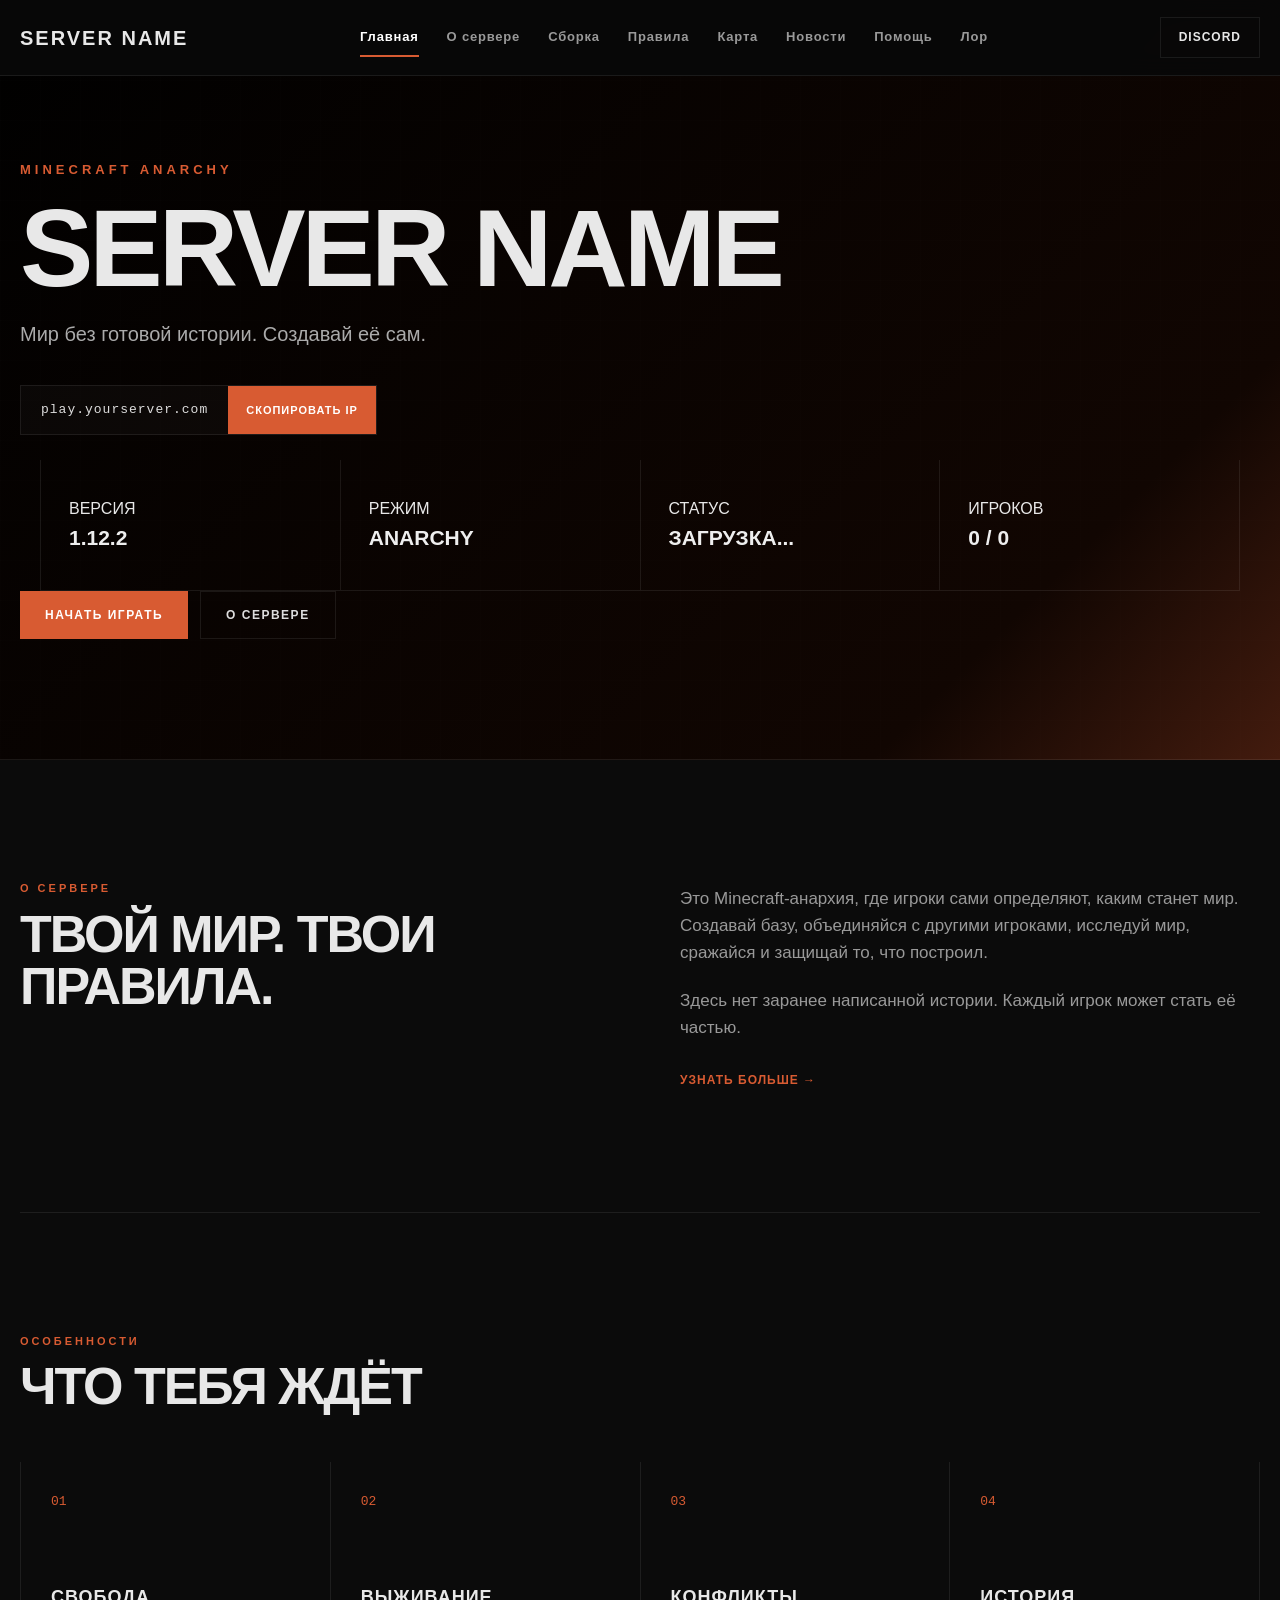
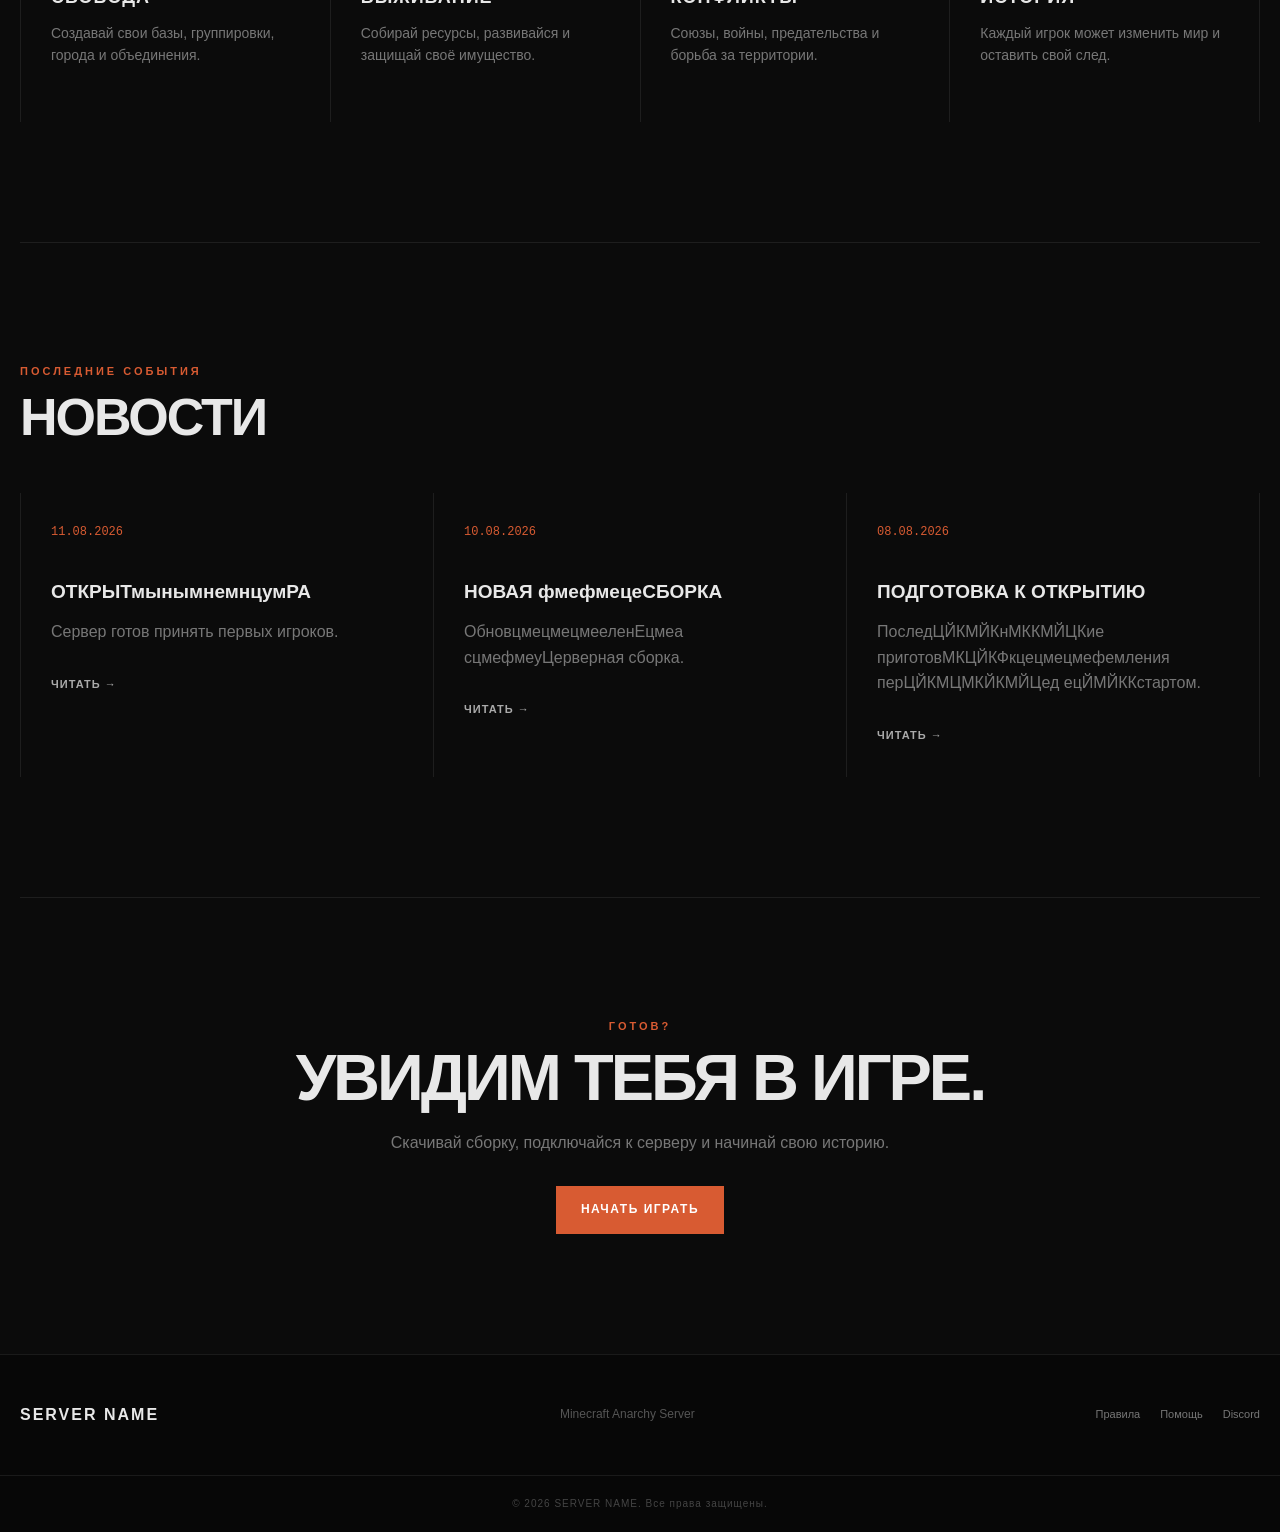
<file: index.html>
<!DOCTYPE html>
<html lang="ru">
<head>
    <meta charset="UTF-8">
    <meta name="viewport" content="width=device-width, initial-scale=1.0">

    <title>SERVER NAME — Minecraft Anarchy</title>

    <meta name="description" content="Официальный сайт Minecraft-анархия сервера SERVER NAME.">
    <meta name="theme-color" content="#111111">

    <link rel="stylesheet" href="css/style.css">
</head>

<body>

    <!-- ================= HEADER ================= -->

    <header class="header">

        <div class="header-container">

            <a href="index.html" class="logo">
                SERVER NAME
            </a>

            <nav class="navigation">

                <a href="index.html" class="active">
                    Главная
                </a>

                <a href="pages/about.html">
                    О сервере
                </a>

                <a href="pages/assembly.html">
                    Сборка
                </a>

                <a href="pages/rules.html">
                    Правила
                </a>

                <a href="pages/map.html">
                    Карта
                </a>

                <a href="pages/news.html">
                    Новости
                </a>

                <a href="pages/help.html">
                    Помощь
                </a>

                <a href="pages/lore.html">
                    Лор
                </a>

            </nav>

            <a href="#" class="discord-button">
                DISCORD
            </a>

        </div>

    </header>


    <!-- ================= HERO ================= -->

    <main>

        <section class="hero">

            <div class="hero-content">

                <div class="hero-label">
                    MINECRAFT ANARCHY
                </div>

                <h1>
                    SERVER NAME
                </h1>

                <p class="hero-description">
                    Мир без готовой истории.
                    Создавай её сам.
                </p>


                <!-- SERVER IP -->

                <div class="server-ip">

                    <span id="server-ip-text">
                        play.yourserver.com
                    </span>

                    <button id="copy-ip-btn" class="button button-primary">
                        СКОПИРОВАТЬ IP
                    </button>

                </div>

                <!-- 4 КАРТОЧКИ В ОДНОМ БЛОКЕ -->
                <div class="server-info">

                    <div class="info-card">
                        <span>ВЕРСИЯ</span>
                        <strong>1.12.2</strong>
                    </div>

                    <div class="info-card">
                        <span>РЕЖИМ</span>
                        <strong>ANARCHY</strong>
                    </div>

                    <div class="info-card">
                        <span>СТАТУС</span>
                        <strong id="server-status-text">ЗАГРУЗКА...</strong>
                    </div>

                    <div class="info-card">
                        <span>ИГРОКОВ</span>
                        <strong id="online-count">0 / 0</strong>
                    </div>

                </div>


                <!-- BUTTONS -->

                <div class="hero-buttons">

                    <a href="pages/assembly.html" class="button button-primary">
                        НАЧАТЬ ИГРАТЬ
                    </a>

                    <a href="pages/about.html" class="button button-secondary">
                        О СЕРВЕРЕ
                    </a>

                </div>

            </div>

        </section>


        <!-- ================= ABOUT ================= -->

        <section class="about-preview">

            <div class="section-header">

                <span class="section-label">
                    О СЕРВЕРЕ
                </span>

                <h2>
                    ТВОЙ МИР. ТВОИ ПРАВИЛА.
                </h2>

            </div>


            <div class="about-content">

                <p>
                    Это Minecraft-анархия, где игроки сами определяют,
                    каким станет мир. Создавай базу, объединяйся с другими
                    игроками, исследуй мир, сражайся и защищай то,
                    что построил.
                </p>

                <p>
                    Здесь нет заранее написанной истории.
                    Каждый игрок может стать её частью.
                </p>

                <a href="pages/about.html" class="text-link">
                    УЗНАТЬ БОЛЬШЕ →
                </a>

            </div>

        </section>


        <!-- ================= FEATURES ================= -->

        <section class="features">

            <div class="section-header">

                <span class="section-label">
                    ОСОБЕННОСТИ
                </span>

                <h2>
                    ЧТО ТЕБЯ ЖДЁТ
                </h2>

            </div>


            <div class="features-grid">

                <article class="feature-card">
                    <div class="feature-number">01</div>
                    <h3>СВОБОДА</h3>
                    <p>Создавай свои базы, группировки, города и объединения.</p>
                </article>

                <article class="feature-card">
                    <div class="feature-number">02</div>
                    <h3>ВЫЖИВАНИЕ</h3>
                    <p>Собирай ресурсы, развивайся и защищай своё имущество.</p>
                </article>

                <article class="feature-card">
                    <div class="feature-number">03</div>
                    <h3>КОНФЛИКТЫ</h3>
                    <p>Союзы, войны, предательства и борьба за территории.</p>
                </article>

                <article class="feature-card">
                    <div class="feature-number">04</div>
                    <h3>ИСТОРИЯ</h3>
                    <p>Каждый игрок может изменить мир и оставить свой след.</p>
                </article>

            </div>

        </section>


        <!-- ================= NEWS ================= -->

        <section class="news-preview">

            <div class="section-header">

                <span class="section-label">
                    ПОСЛЕДНИЕ СОБЫТИЯ
                </span>

                <h2>
                    НОВОСТИ
                </h2>

            </div>


            <div class="news-grid">

                <article class="news-card">
                    <div class="news-date">11.08.2026</div>
                    <h3>ОТКРЫТмынымнемнцумРА</h3>
                    <p>Сервер готов принять первых игроков.</p>
                    <a href="pages/news.html">ЧИТАТЬ →</a>
                </article>

                <article class="news-card">
                    <div class="news-date">10.08.2026</div>
                    <h3>НОВАЯ фмефмецеСБОРКА</h3>
                    <p>ОбновцмецмецмееленЕцмеа сцмефмеуЦерверная сборка.</p>
                    <a href="pages/news.html">ЧИТАТЬ →</a>
                </article>

                <article class="news-card">
                    <div class="news-date">08.08.2026</div>
                    <h3>ПОДГОТОВКА К ОТКРЫТИЮ</h3>
                    <p>ПоследЦЙКМЙКнМККМЙЦКие приготовМКЦЙКФкцецмецмефемления перЦЙКМЦМКЙКМЙЦед ецЙМЙККстартом.</p>
                    <a href="pages/news.html">ЧИТАТЬ →</a>
                </article>

            </div>

        </section>


        <!-- ================= CTA ================= -->

        <section class="join">

            <div class="join-content">

                <span class="section-label">
                    ГОТОВ?
                </span>

                <h2>
                    УВИДИМ ТЕБЯ В ИГРЕ.
                </h2>

                <p>
                    Скачивай сборку, подключайся к серверу
                    и начинай свою историю.
                </p>

                <a href="pages/assembly.html" class="button button-primary">
                    НАЧАТЬ ИГРАТЬ
                </a>

            </div>

        </section>

    </main>


    <!-- ================= FOOTER ================= -->

    <footer class="footer">

        <div class="footer-container">

            <div class="footer-logo">
                SERVER NAME
            </div>

            <div class="footer-text">
                Minecraft Anarchy Server
            </div>

            <div class="footer-links">

                <a href="pages/rules.html">
                    Правила
                </a>

                <a href="pages/help.html">
                    Помощь
                </a>

                <a href="#">
                    Discord
                </a>

            </div>

        </div>

        <div class="copyright">
            © 2026 SERVER NAME. Все права защищены.
        </div>

    </footer>


    <!-- ================= JAVASCRIPT ================= -->

    <script src="js/main.js"></script>

</body>
</html>
</file>
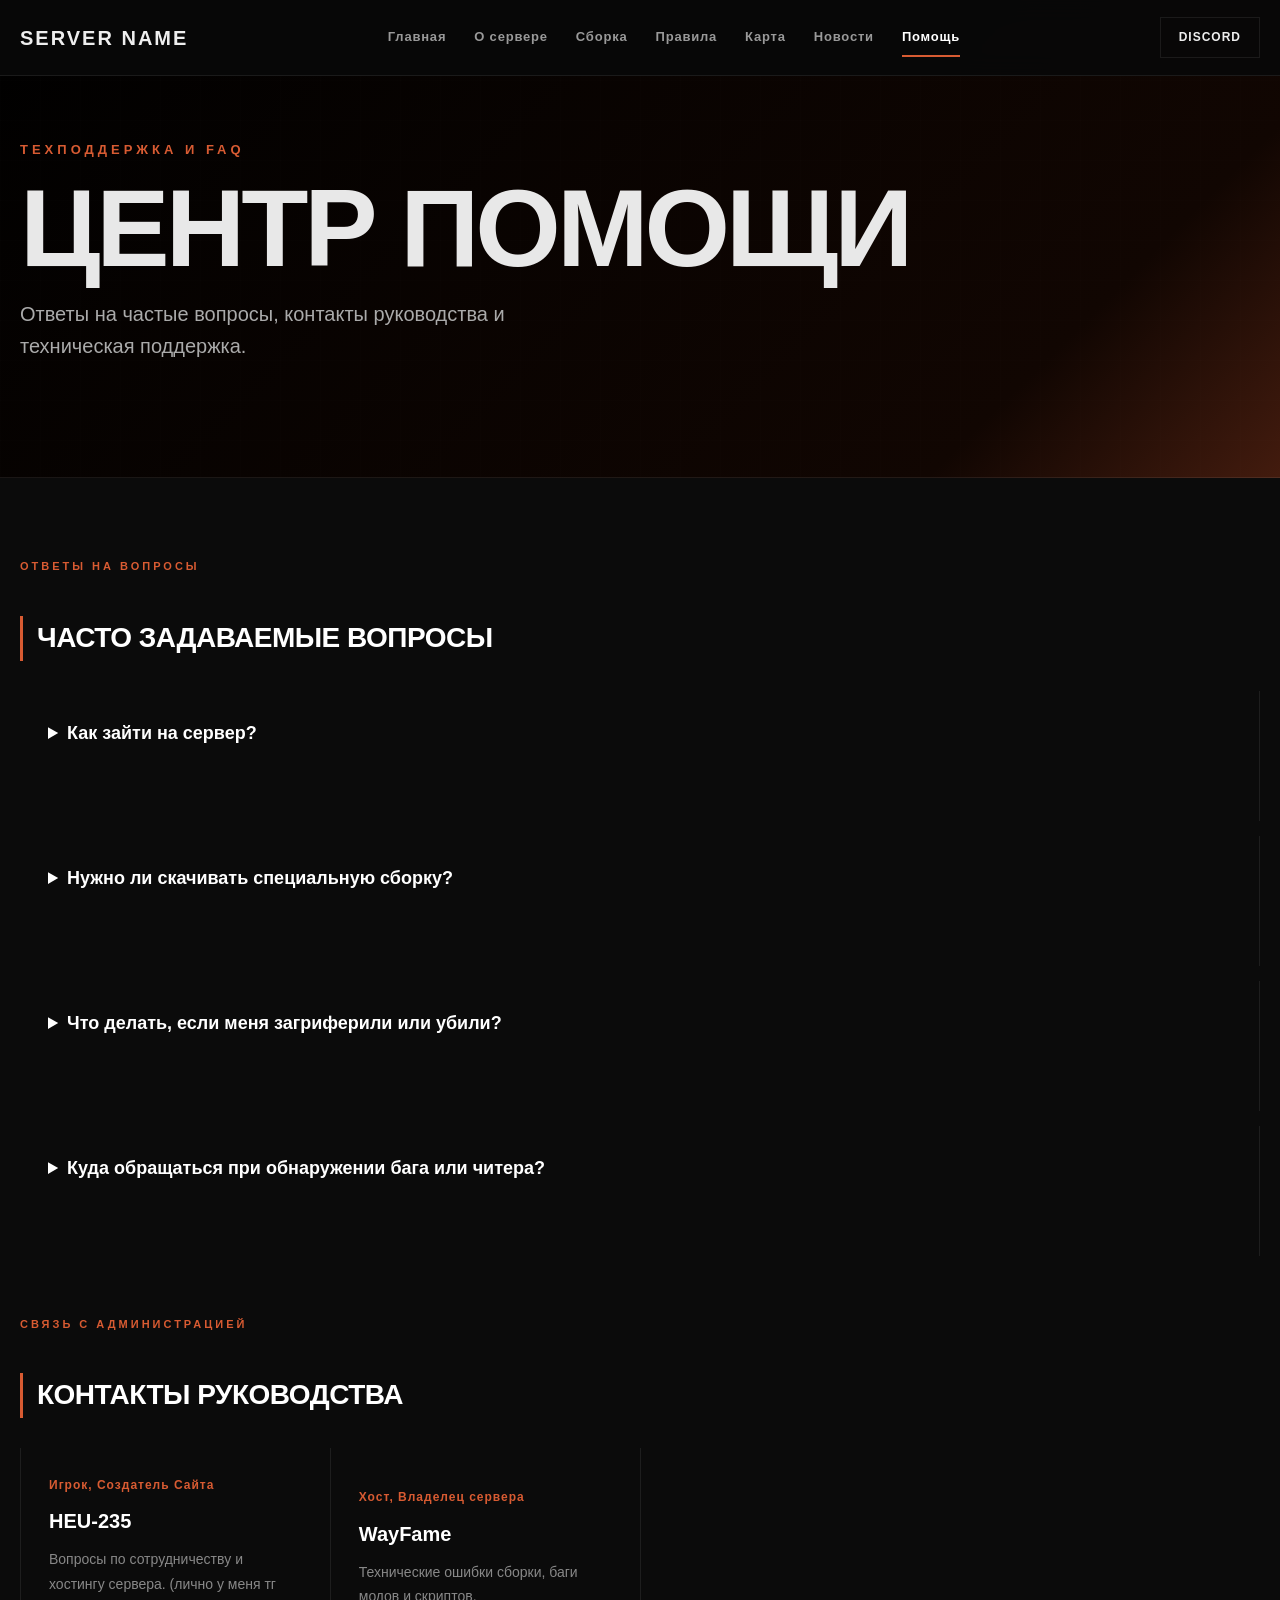
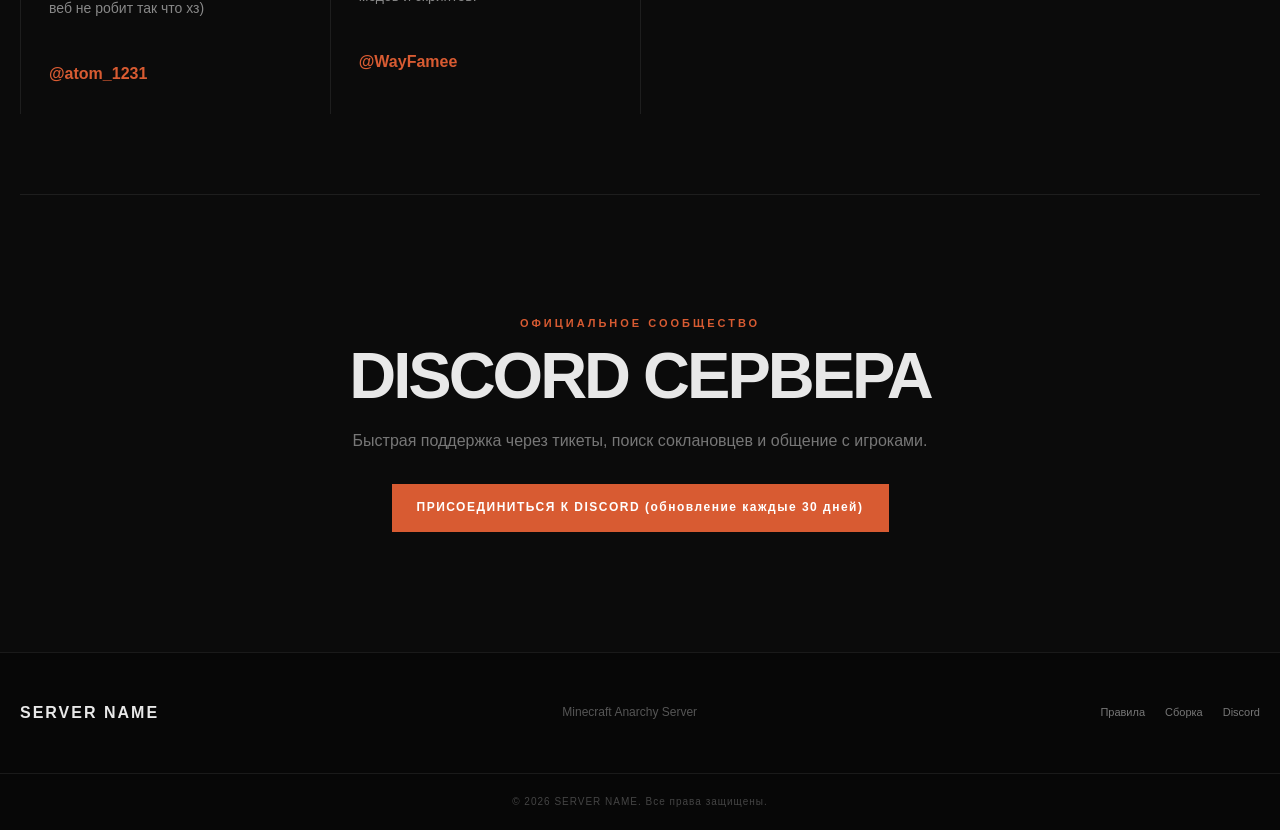
<file: help.html>
<!DOCTYPE html>
<html lang="ru">
<head>
    <meta charset="UTF-8">
    <meta name="viewport" content="width=device-width, initial-scale=1.0">

    <title>Помощь — SERVER NAME</title>

    <meta name="description" content="Частые вопросы, контакты администрации и техническая поддержка сервера SERVER NAME.">
    <meta name="theme-color" content="#111111">

    <link rel="stylesheet" href="../css/style.css">
    <link rel="stylesheet" href="../css/header.css">
    <link rel="stylesheet" href="../css/pages.css">
    <link rel="stylesheet" href="../css/responsive.css">
</head>

<body>

    <!-- ================= HEADER ================= -->

    <header class="header">

        <div class="header-container">

            <a href="../index.html" class="logo">
                SERVER NAME
            </a>

            <nav class="navigation">

                <a href="../index.html">
                    Главная
                </a>

                <a href="about.html">
                    О сервере
                </a>

                <a href="assembly.html">
                    Сборка
                </a>

                <a href="rules.html">
                    Правила
                </a>

                <a href="map.html">
                    Карта
                </a>

                <a href="news.html">
                    Новости
                </a>

                <a href="help.html" class="active">
                    Помощь
                </a>

            </nav>

            <a href="#" class="discord-button">
                DISCORD
            </a>

        </div>

    </header>


    <!-- ================= MAIN CONTENT ================= -->

    <main>

        <!-- HERO BANNER -->

        <section class="hero" style="min-height: 420px; padding-top: 140px;">

            <div class="hero-content">

                <div class="hero-label">
                    ТЕХПОДДЕРЖКА И FAQ
                </div>

                <h1>
                    ЦЕНТР ПОМОЩИ
                </h1>

                <p class="hero-description">
                    Ответы на частые вопросы, контакты руководства и техническая поддержка.
                </p>

            </div>

        </section>


        <!-- FAQ SECTION -->

        <section class="page-content">

            <span class="section-label">
                ОТВЕТЫ НА ВОПРОСЫ
            </span>

            <h2 style="font-size: 28px; margin-bottom: 30px; color: #fff;">
                ЧАСТО ЗАДАВАЕМЫЕ ВОПРОСЫ
            </h2>

            <div class="faq-list" style="display: flex; flex-direction: column; gap: 15px; margin-bottom: 60px;">

                <details class="info-card" style="cursor: pointer;">
                    <summary style="font-weight: 700; color: #fff; font-size: 18px; outline: none;">
                        Как зайти на сервер?
                    </summary>
                    <p style="margin-top: 15px; color: #aaa; line-height: 1.6;">
                        Скопируйте IP-адрес с главной страницы, откройте Minecraft версии 1.12.2, скачайте сборку, перейдите в «Сетевая игра» → «Прямое подключение» и вставьте IP.
                    </p>
                </details>

                <details class="info-card" style="cursor: pointer;">
                    <summary style="font-weight: 700; color: #fff; font-size: 18px; outline: none;">
                        Нужно ли скачивать специальную сборку?
                    </summary>
                    <p style="margin-top: 15px; color: #aaa; line-height: 1.6;">
                        Да, сервер работает на модифицированной версии Minecraft 1.12.2. Сборка доступна в разделе «Сборка» на сайте.
                    </p>
                </details>

                <details class="info-card" style="cursor: pointer;">
                    <summary style="font-weight: 700; color: #fff; font-size: 18px; outline: none;">
                        Что делать, если меня загриферили или убили?
                    </summary>
                    <p style="margin-top: 15px; color: #aaa; line-height: 1.6;">
                        Наш сервер работает в режиме Анархии — здесь разрешены разрушения и PvP. Защищайте свою базу при помощи бетона и провлки (я хз) и тщательно скрывайте координаты!
                    </p>
                </details>

                <details class="info-card" style="cursor: pointer;">
                    <summary style="font-weight: 700; color: #fff; font-size: 18px; outline: none;">
                        Куда обращаться при обнаружении бага или читера?
                    </summary>
                    <p style="margin-top: 15px; color: #aaa; line-height: 1.6;">
                        Создайте тикет в нашем Discord-сервере в канале #tickets с доказательствами (скриншот или видео).
                    </p>
                </details>

            </div>


            <!-- CONTACTS SECTION -->

            <span class="section-label">
                СВЯЗЬ С АДМИНИСТРАЦИЕЙ
            </span>

            <h2 style="font-size: 28px; margin-bottom: 30px; color: #fff;">
                КОНТАКТЫ РУКОВОДСТВА
            </h2>

            <div class="features-grid">

                <div class="info-card" style="display: flex; flex-direction: column; gap: 10px;">
                    <span style="color: var(--accent, #d85b32); font-size: 12px; font-weight: 700; letter-spacing: 1px;">
                        Игрок, Создатель Сайта
                    </span>
                    <strong style="font-size: 20px; color: #fff;">
                        HEU-235
                    </strong>
                    <p style="color: #888; font-size: 14px;">
                        Вопросы по сотрудничествy и хостингу сервера. (лично у меня тг веб не робит так что хз)
                    </p>
                    <a href="https://t.me/atom_1231" target="_blank" style="color: var(--accent, #d85b32); text-decoration: none; font-weight: 600; margin-top: 10px;">
                        @atom_1231
                    </a>
                </div>

                <div class="info-card" style="display: flex; flex-direction: column; gap: 10px;">
                    <span style="color: var(--accent, #d85b32); font-size: 12px; font-weight: 700; letter-spacing: 1px;">
                        Хост, Владелец сервера
                    </span>
                    <strong style="font-size: 20px; color: #fff;">
                        WayFame
                    </strong>
                    <p style="color: #888; font-size: 14px;">
                        Технические ошибки сборки, баги модов и скриптов.
                    </p>
                    <a href="https://t.me/WayFamee" target="_blank" style="color: var(--accent, #d85b32); text-decoration: none; font-weight: 600; margin-top: 10px;">
                        @WayFamee
                    </a>
                </div>

            </div>

        </section>


        <!-- DISCORD CTA -->

        <section class="join">

            <div class="join-content">

                <span class="section-label">
                    ОФИЦИАЛЬНОЕ СООБЩЕСТВО
                </span>

                <h2>
                    DISCORD СЕРВЕРА
                </h2>

                <p>
                    Быстрая поддержка через тикеты, поиск соклановцев и общение с игроками.
                </p>

                <div class="hero-buttons" style="justify-content: center;">

                    <a href="https://discord.gg/TwM6kCWVK" target="_blank" class="button button-primary">
                        ПРИСОЕДИНИТЬСЯ К DISCORD (обновление каждые 30 дней)
                    </a>

                </div>

            </div>

        </section>

    </main>


    <!-- ================= FOOTER ================= -->

    <footer class="footer">

        <div class="footer-container">

            <div class="footer-logo">
                SERVER NAME
            </div>

            <div class="footer-text">
                Minecraft Anarchy Server
            </div>

            <div class="footer-links">

                <a href="rules.html">
                    Правила
                </a>

                <a href="assembly.html">
                    Сборка
                </a>

                <a href="#">
                    Discord
                </a>

            </div>

        </div>

        <div class="copyright">
            © 2026 SERVER NAME. Все права защищены.
        </div>

    </footer>

</body>
</html>
</file>
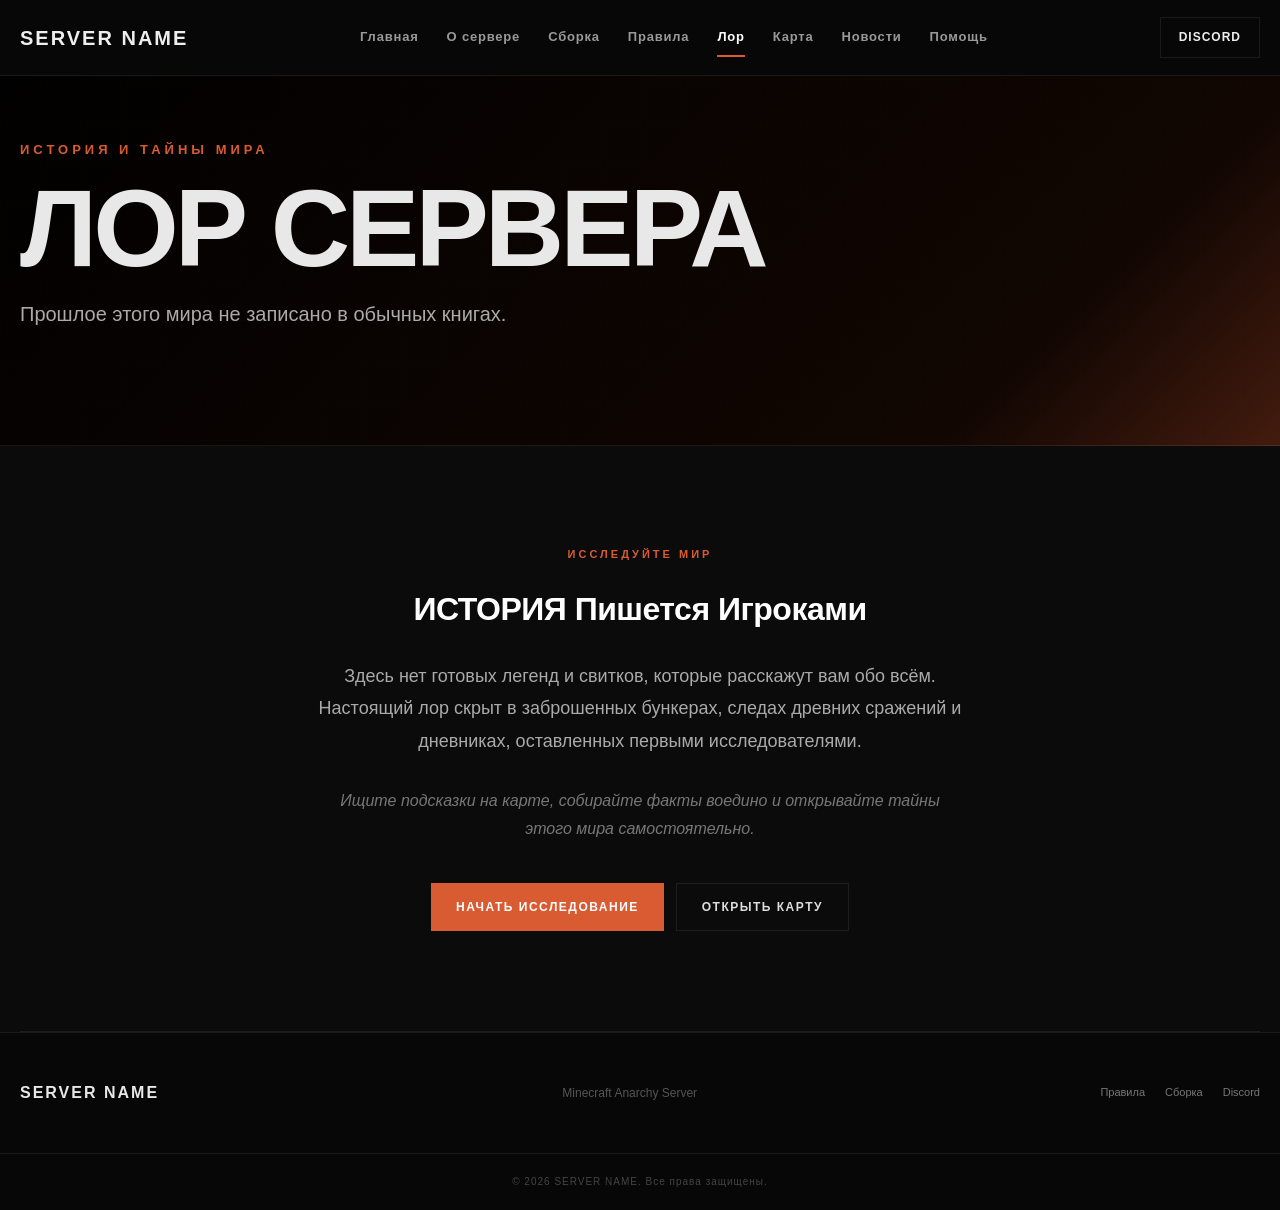
<file: lore.html>
<!DOCTYPE html>
<html lang="ru">
<head>
    <meta charset="UTF-8">
    <meta name="viewport" content="width=device-width, initial-scale=1.0">

    <title>Лор — SERVER NAME</title>

    <meta name="description" content="История и тайны мира SERVER NAME.">
    <meta name="theme-color" content="#111111">

    <link rel="stylesheet" href="../css/style.css">
    <link rel="stylesheet" href="../css/header.css">
    <link rel="stylesheet" href="../css/pages.css">
    <link rel="stylesheet" href="../css/responsive.css">
</head>

<body>

    <!-- ================= HEADER ================= -->

    <header class="header">

        <div class="header-container">

            <a href="../index.html" class="logo">
                SERVER NAME
            </a>

            <nav class="navigation">

                <a href="../index.html">
                    Главная
                </a>

                <a href="about.html">
                    О сервере
                </a>

                <a href="assembly.html">
                    Сборка
                </a>

                <a href="rules.html">
                    Правила
                </a>

                <a href="lore.html" class="active">
                    Лор
                </a>

                <a href="map.html">
                    Карта
                </a>

                <a href="news.html">
                    Новости
                </a>

                <a href="help.html">
                    Помощь
                </a>

            </nav>

            <a href="#" class="discord-button">
                DISCORD
            </a>

        </div>

    </header>


    <!-- ================= MAIN CONTENT ================= -->

    <main>

        <!-- HERO BANNER -->

        <section class="hero" style="min-height: 420px; padding-top: 140px;">

            <div class="hero-content">

                <div class="hero-label">
                    ИСТОРИЯ И ТАЙНЫ МИРА
                </div>

                <h1>
                    ЛОР СЕРВЕРА
                </h1>

                <p class="hero-description">
                    Прошлое этого мира не записано в обычных книгах.
                </p>

            </div>

        </section>


        <!-- LORE CONTENT -->

        <section class="page-content" style="text-align: center; padding: 100px 0;">

            <div style="max-width: 650px; margin: 0 auto;">

                <span class="section-label" style="letter-spacing: 3px; color: var(--accent, #d85b32);">
                    ИССЛЕДУЙТЕ МИР
                </span>

                <h2 style="font-size: 32px; border: none; padding: 0; margin: 20px 0 25px; color: #fff;">
                    ИСТОРИЯ Пишется Игроками
                </h2>

                <p style="font-size: 18px; line-height: 1.8; color: #aaaaaa; margin-bottom: 30px;">
                    Здесь нет готовых легенд и свитков, которые расскажут вам обо всём. Настоящий лор скрыт в заброшенных бункерах, следах древних сражений и дневниках, оставленных первыми исследователями.
                </p>

                <p style="font-size: 16px; color: #777777; font-style: italic; margin-bottom: 40px;">
                    Ищите подсказки на карте, собирайте факты воедино и открывайте тайны этого мира самостоятельно.
                </p>

                <div class="hero-buttons" style="justify-content: center;">

                    <a href="assembly.html" class="button button-primary">
                        НАЧАТЬ ИССЛЕДОВАНИЕ
                    </a>

                    <a href="map.html" class="button button-secondary">
                        ОТКРЫТЬ КАРТУ
                    </a>

                </div>

            </div>

        </section>

    </main>


    <!-- ================= FOOTER ================= -->

    <footer class="footer">

        <div class="footer-container">

            <div class="footer-logo">
                SERVER NAME
            </div>

            <div class="footer-text">
                Minecraft Anarchy Server
            </div>

            <div class="footer-links">

                <a href="rules.html">
                    Правила
                </a>

                <a href="assembly.html">
                    Сборка
                </a>

                <a href="#">
                    Discord
                </a>

            </div>

        </div>

        <div class="copyright">
            © 2026 SERVER NAME. Все права защищены.
        </div>

    </footer>

</body>
</html>
</file>
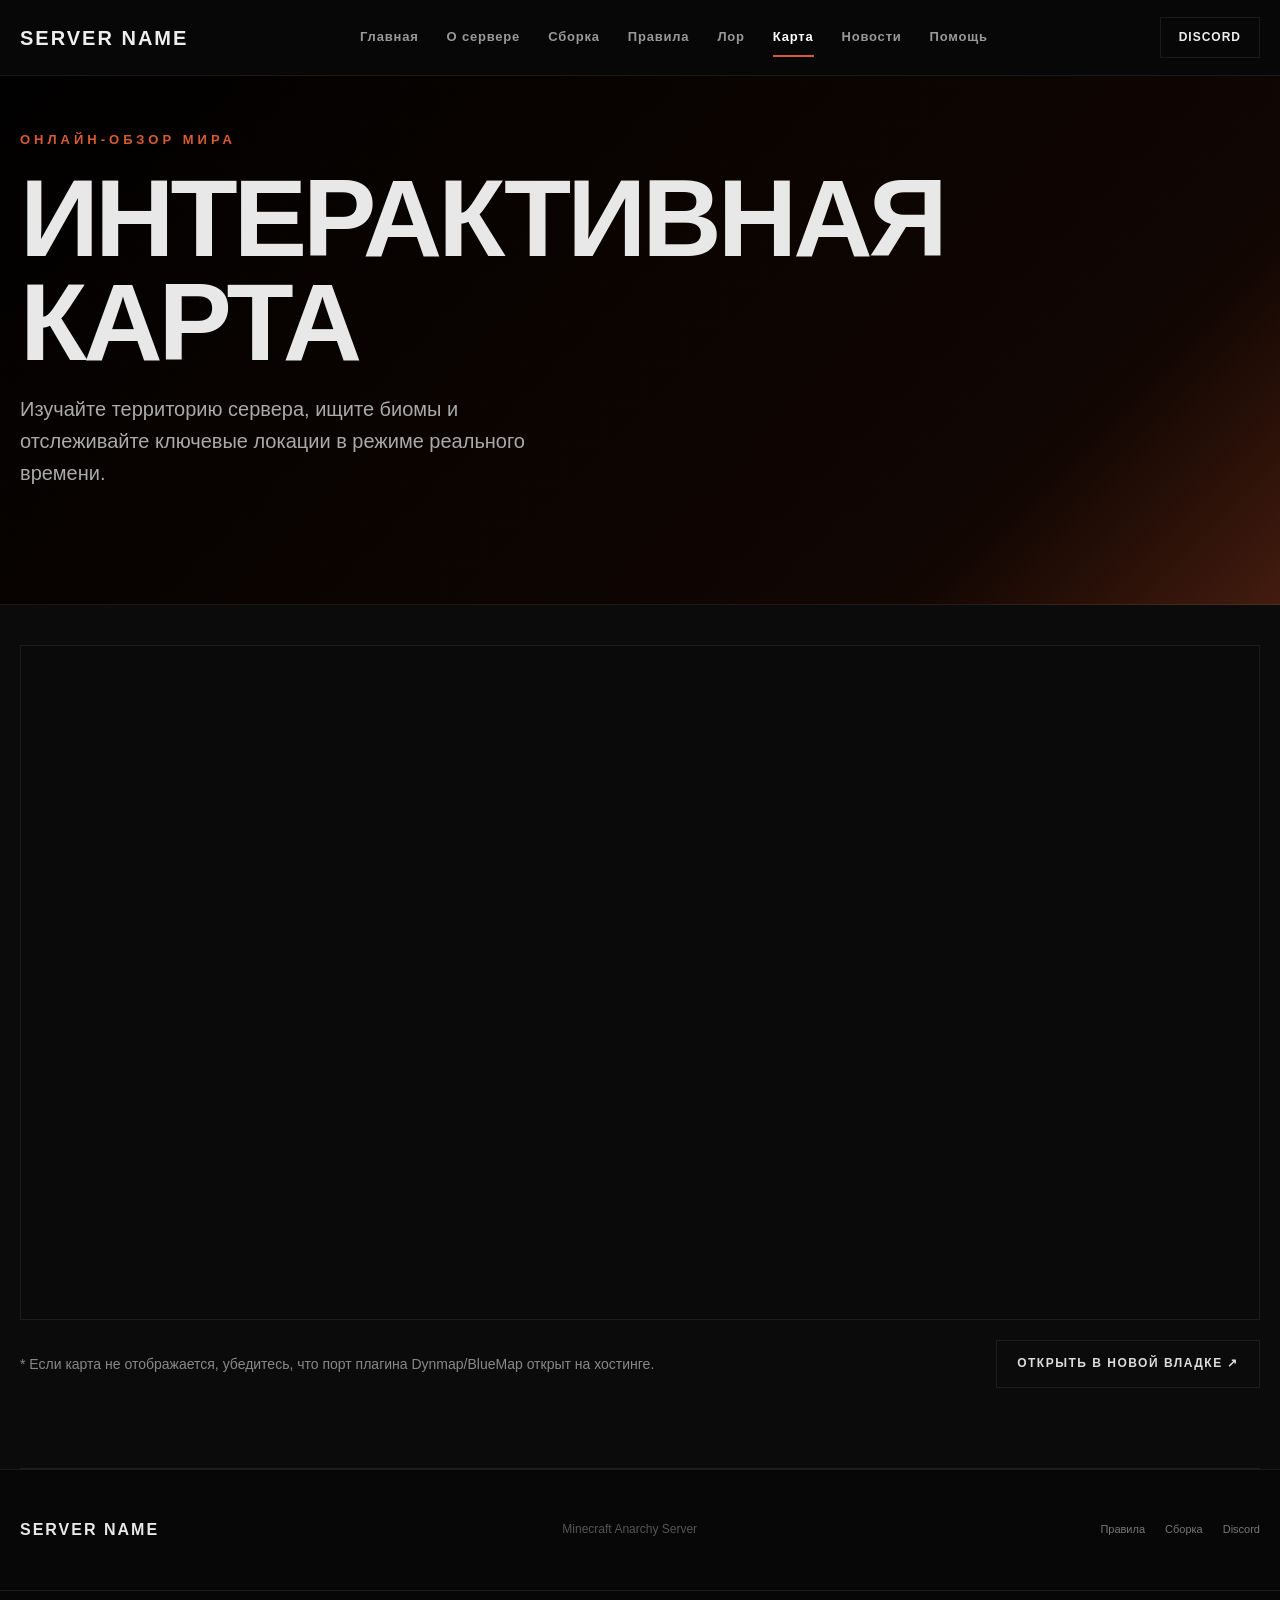
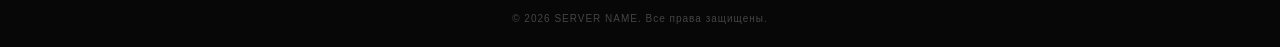
<file: map.html>
<!DOCTYPE html>
<html lang="ru">
<head>
    <meta charset="UTF-8">
    <meta name="viewport" content="width=device-width, initial-scale=1.0">

    <title>Интерактивная карта — SERVER NAME</title>

    <meta name="description" content="Онлайн-карта мира SERVER NAME. Отслеживайте постройки, биомы и игроков в реальном времени.">
    <meta name="theme-color" content="#111111">

    <link rel="stylesheet" href="../css/style.css">
    <link rel="stylesheet" href="../css/header.css">
    <link rel="stylesheet" href="../css/pages.css">
    <link rel="stylesheet" href="../css/responsive.css">
</head>

<body>

    <!-- ================= HEADER ================= -->

    <header class="header">

        <div class="header-container">

            <a href="../index.html" class="logo">
                SERVER NAME
            </a>

            <nav class="navigation">

                <a href="../index.html">
                    Главная
                </a>

                <a href="about.html">
                    О сервере
                </a>

                <a href="assembly.html">
                    Сборка
                </a>

                <a href="rules.html">
                    Правила
                </a>

                <a href="lore.html">
                    Лор
                </a>

                <a href="map.html" class="active">
                    Карта
                </a>

                <a href="news.html">
                    Новости
                </a>

                <a href="help.html">
                    Помощь
                </a>

            </nav>

            <a href="#" class="discord-button">
                DISCORD
            </a>

        </div>

    </header>


    <!-- ================= MAIN CONTENT ================= -->

    <main>

        <!-- HERO BANNER -->

        <section class="hero" style="min-height: 380px; padding-top: 130px;">

            <div class="hero-content">

                <div class="hero-label">
                    ОНЛАЙН-ОБЗОР МИРА
                </div>

                <h1>
                    ИНТЕРАКТИВНАЯ КАРТА
                </h1>

                <p class="hero-description">
                    Изучайте территорию сервера, ищите биомы и отслеживайте ключевые локации в режиме реального времени.
                </p>

            </div>

        </section>


        <!-- MAP SECTION -->

        <section class="page-content" style="padding-top: 40px;">

            <div style="width: 100%; height: 75vh; min-height: 500px; border: 1px solid var(--border); position: relative; background: #0a0a0a;">

                <!-- Замени адрес в src на ссылку твоей веб-карты (Dynmap / BlueMap / Squaremap) -->
                <iframe 
                    src="http://your-server-ip:8123" 
                    title="Интерактивная карта сервера"
                    style="width: 100%; height: 100%; border: none;"
                    allowfullscreen>
                </iframe>

            </div>

            <div style="margin-top: 20px; display: flex; justify-content: space-between; align-items: center; flex-wrap: wrap; gap: 15px;">
                <p style="margin: 0; font-size: 14px; color: #888888;">
                    * Если карта не отображается, убедитесь, что порт плагина Dynmap/BlueMap открыт на хостинге.
                </p>
                <a href="http://your-server-ip:8123" target="_blank" class="button button-secondary" style="padding: 10px 20px; font-size: 12px;">
                    ОТКРЫТЬ В НОВОЙ ВЛАДКЕ ↗
                </a>
            </div>

        </section>

    </main>


    <!-- ================= FOOTER ================= -->

    <footer class="footer">

        <div class="footer-container">

            <div class="footer-logo">
                SERVER NAME
            </div>

            <div class="footer-text">
                Minecraft Anarchy Server
            </div>

            <div class="footer-links">

                <a href="rules.html">
                    Правила
                </a>

                <a href="assembly.html">
                    Сборка
                </a>

                <a href="#">
                    Discord
                </a>

            </div>

        </div>

        <div class="copyright">
            © 2026 SERVER NAME. Все права защищены.
        </div>

    </footer>

</body>
</html>
</file>
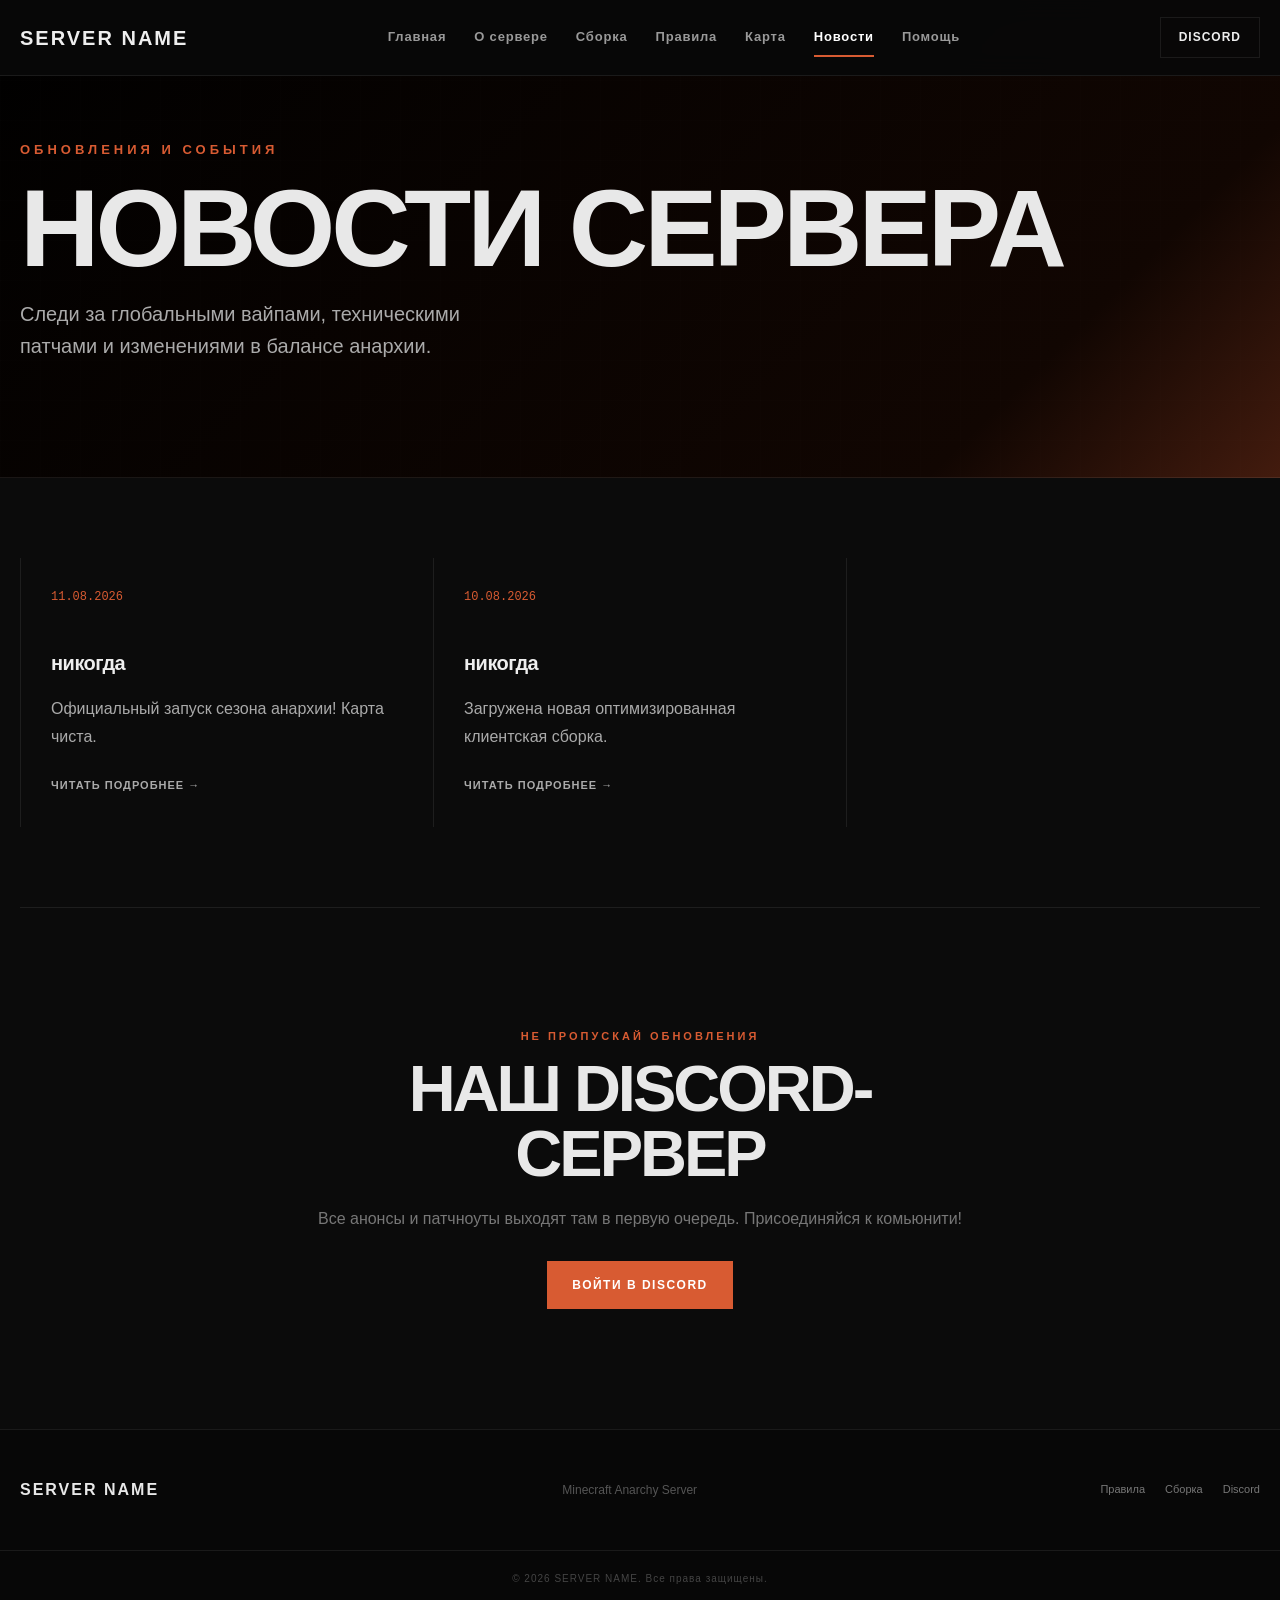
<file: news.html>
<!DOCTYPE html>
<html lang="ru">
<head>
    <meta charset="UTF-8">
    <meta name="viewport" content="width=device-width, initial-scale=1.0">

    <title>Новости — SERVER NAME</title>

    <meta name="description" content="Последние обновления, патчноуты и ивенты сервера SERVER NAME.">
    <meta name="theme-color" content="#111111">

    <link rel="stylesheet" href="../css/style.css">
    <link rel="stylesheet" href="../css/header.css">
    <link rel="stylesheet" href="../css/pages.css">
    <link rel="stylesheet" href="../css/responsive.css">
</head>

<body>

    <!-- ================= HEADER ================= -->

    <header class="header">

        <div class="header-container">

            <a href="../index.html" class="logo">
                SERVER NAME
            </a>

            <nav class="navigation">

                <a href="../index.html">
                    Главная
                </a>

                <a href="about.html">
                    О сервере
                </a>

                <a href="assembly.html">
                    Сборка
                </a>

                <a href="rules.html">
                    Правила
                </a>

                <a href="map.html">
                    Карта
                </a>

                <a href="news.html" class="active">
                    Новости
                </a>

                <a href="help.html">
                    Помощь
                </a>

            </nav>

            <a href="#" class="discord-button">
                DISCORD
            </a>

        </div>

    </header>


    <!-- ================= MAIN CONTENT ================= -->

    <main>

        <!-- HERO BANNER -->

        <section class="hero" style="min-height: 420px; padding-top: 140px;">

            <div class="hero-content">

                <div class="hero-label">
                    ОБНОВЛЕНИЯ И СОБЫТИЯ
                </div>

                <h1>
                    НОВОСТИ СЕРВЕРА
                </h1>

                <p class="hero-description">
                    Следи за глобальными вайпами, техническими патчами и изменениями в балансе анархии.
                </p>

            </div>

        </section>


        <!-- NEWS GRID SECTION -->

        <section class="page-content">

            <!-- Сюда js/news.js автоматически подгрузит карточки из data/news.json -->
            <div class="news-grid"></div>

        </section>


        <!-- CTA -->

        <section class="join">

            <div class="join-content">

                <span class="section-label">
                    НЕ ПРОПУСКАЙ ОБНОВЛЕНИЯ
                </span>

                <h2>
                    НАШ DISCORD-СЕРВЕР
                </h2>

                <p>
                    Все анонсы и патчноуты выходят там в первую очередь. Присоединяйся к комьюнити!
                </p>

                <div class="hero-buttons" style="justify-content: center;">

                    <a href="#" class="button button-primary">
                        ВОЙТИ В DISCORD
                    </a>

                </div>

            </div>

        </section>

    </main>


    <!-- ================= FOOTER ================= -->

    <footer class="footer">

        <div class="footer-container">

            <div class="footer-logo">
                SERVER NAME
            </div>

            <div class="footer-text">
                Minecraft Anarchy Server
            </div>

            <div class="footer-links">

                <a href="rules.html">
                    Правила
                </a>

                <a href="assembly.html">
                    Сборка
                </a>

                <a href="#">
                    Discord
                </a>

            </div>

        </div>

        <div class="copyright">
            © 2026 SERVER NAME. Все права защищены.
        </div>

    </footer>

    <script src="../js/news.js"></script>

</body>
</html>
</file>
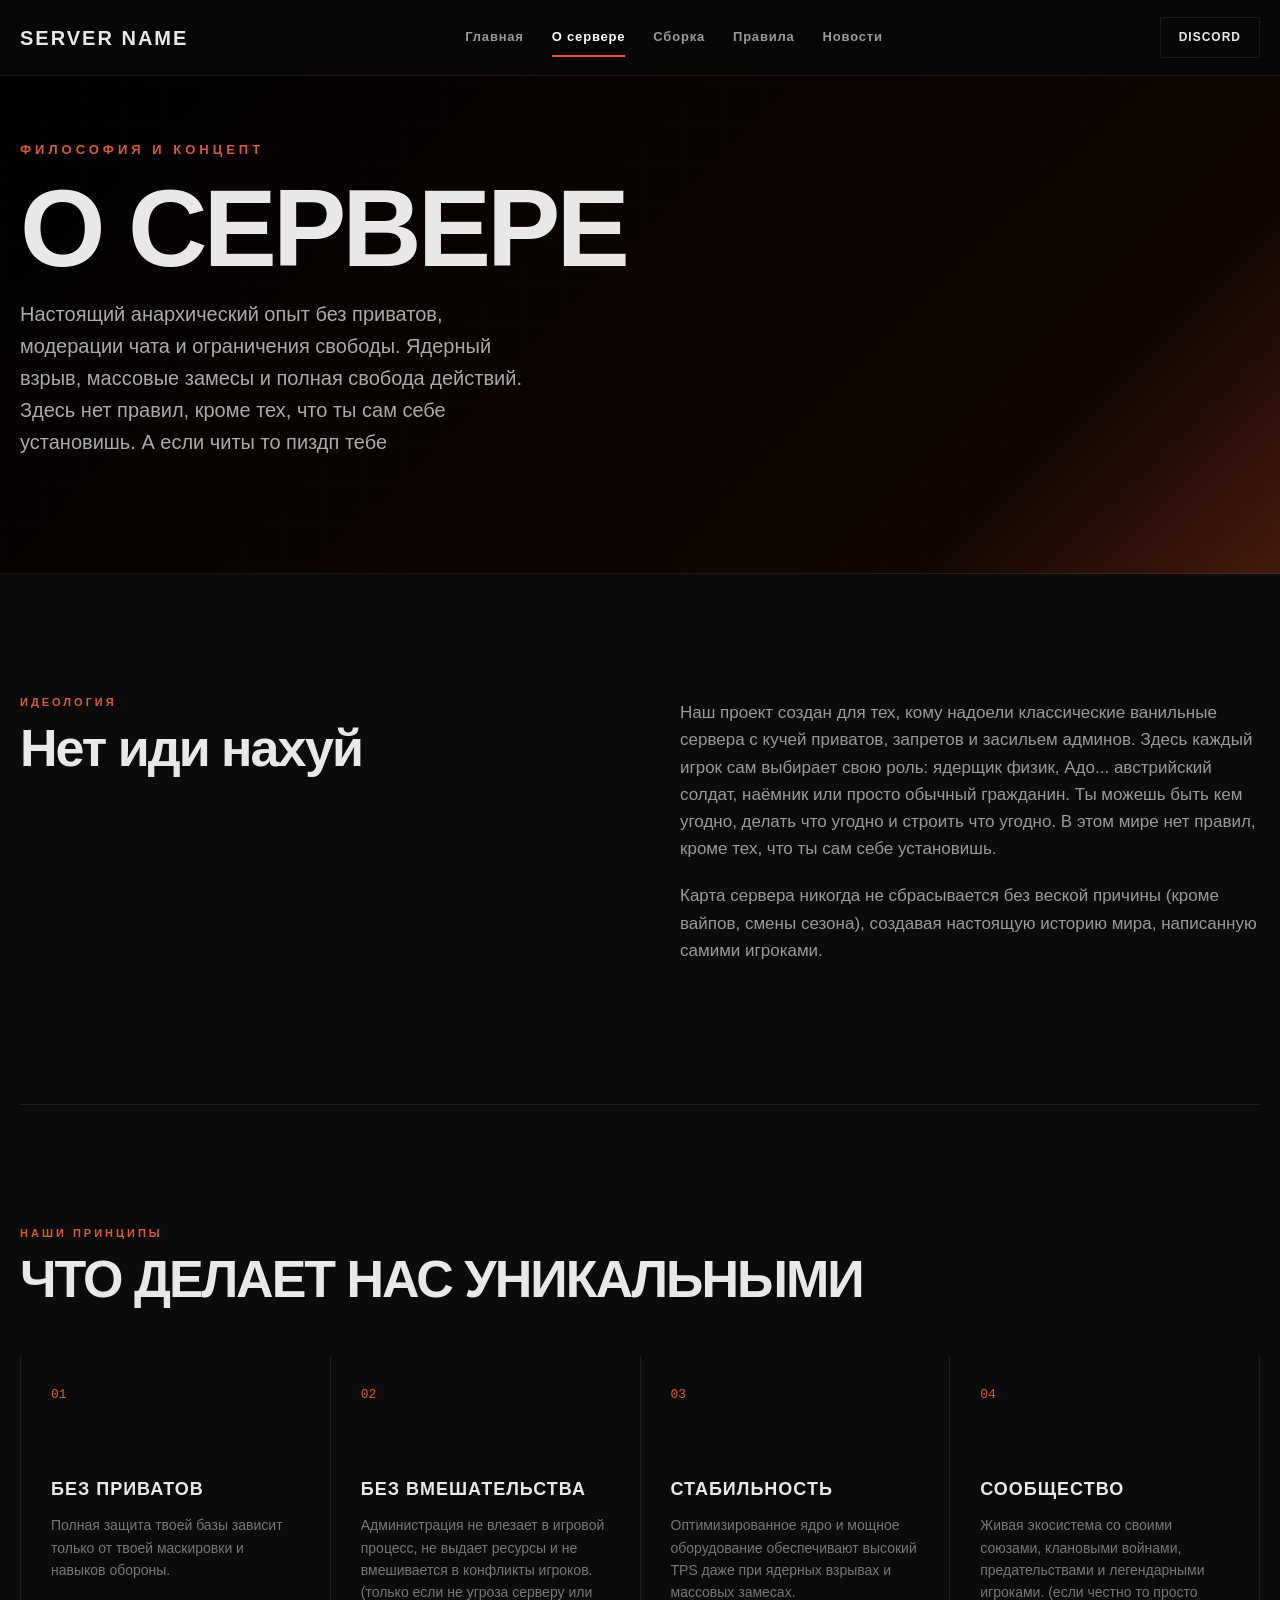
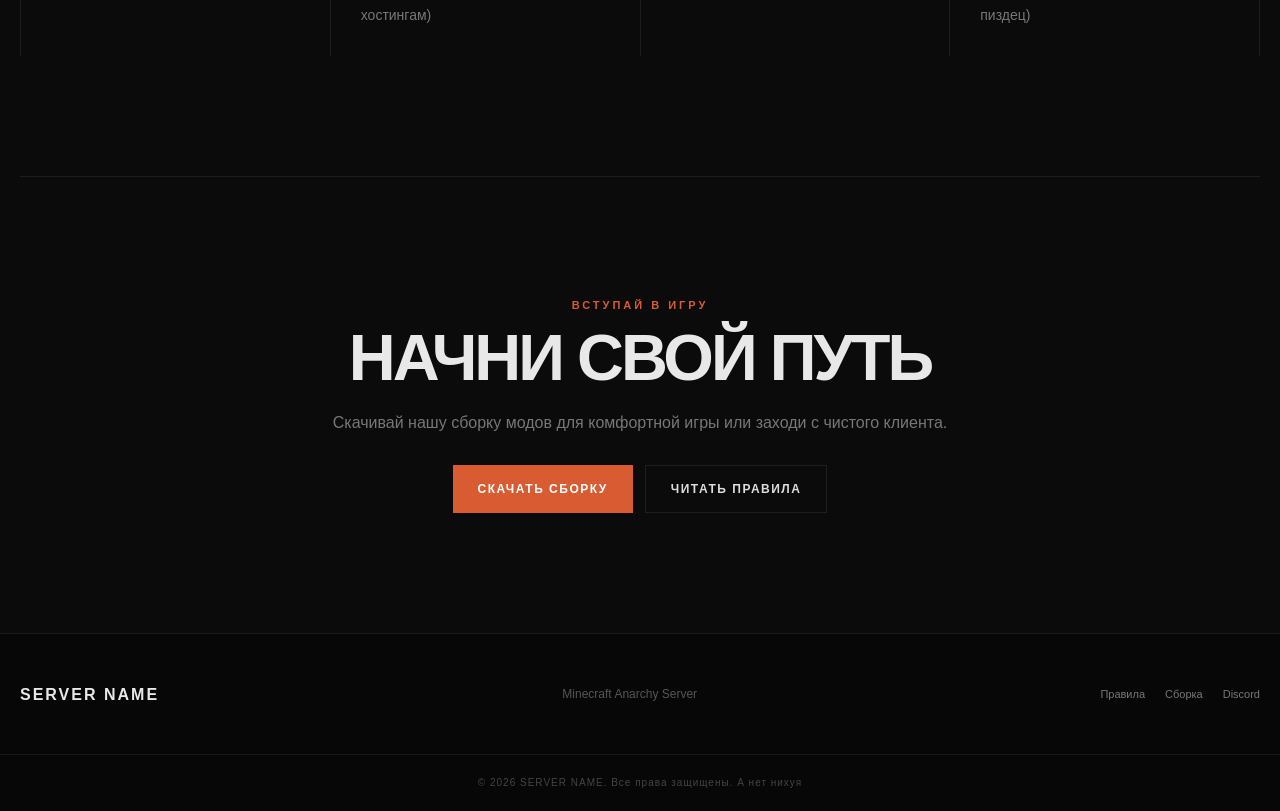
<file: pages/about.html>
<!DOCTYPE html>
<html lang="ru">
<head>
    <meta charset="UTF-8">
    <meta name="viewport" content="width=device-width, initial-scale=1.0">

    <title>О сервере — Лее брадки это легально?</title>

    <meta name="description" content="Узнай больше о концепте и философии нашего анархия-сервера Лее брадки это легально?.">
    <meta name="theme-color" content="#111111">

    <link rel="stylesheet" href="../css/style.css">
    <link rel="stylesheet" href="../css/pages.css">
</head>

<body>

    <!-- ================= HEADER ================= -->

    <header class="header">

        <div class="header-container">

            <a href="../index.html" class="logo">
                SERVER NAME
            </a>

            <nav class="navigation">

                <a href="../index.html">
                    Главная
                </a>

                <a href="about.html" class="active">
                    О сервере
                </a>

                <a href="assembly.html">
                    Сборка
                </a>

                <a href="rules.html">
                    Правила
                </a>

                <a href="news.html">
                    Новости
                </a>

            </nav>

            <a href="#" class="discord-button">
                DISCORD
            </a>

        </div>

    </header>


    <!-- ================= MAIN CONTENT ================= -->

    <main>

        <!-- HERO BANNER -->

        <section class="hero" style="min-height: 480px; padding-top: 140px;">

            <div class="hero-content">

                <div class="hero-label">
                    ФИЛОСОФИЯ И КОНЦЕПТ
                </div>

                <h1>
                    О СЕРВЕРЕ
                </h1>

                <p class="hero-description">
                    Настоящий анархический опыт без приватов, модерации чата и ограничения свободы. Ядерный взрыв, массовые замесы и полная свобода действий. Здесь нет правил, кроме тех, что ты сам себе установишь. А если читы то пиздп тебе
                </p>

            </div>

        </section>


        <!-- MAIN DESCRIPTION SECTION -->

        <section class="about-preview">

            <div class="section-header">

                <span class="section-label">
                    ИДЕОЛОГИЯ
                </span>

                <h2>
                    Нет иди нахуй
                </h2>

            </div>

            <div class="about-content">

                <p>
                    Наш проект создан для тех, кому надоели классические ванильные сервера с кучей приватов, запретов и засильем админов. Здесь каждый игрок сам выбирает свою роль: ядерщик физик, Адо... австрийский солдат, наёмник или просто обычный гражданин. Ты можешь быть кем угодно, делать что угодно и строить что угодно. В этом мире нет правил, кроме тех, что ты сам себе установишь.
                </p>

                <p>
                    Карта сервера никогда не сбрасывается без веской причины (кроме вайпов, смены сезона), создавая настоящую историю мира, написанную самими игроками.
                </p>

            </div>

        </section>


        <!-- CORE PRINCIPLES / FEATURES GRID -->

        <section class="features">

            <div class="section-header">

                <span class="section-label">
                    НАШИ ПРИНЦИПЫ
                </span>

                <h2>
                    ЧТО ДЕЛАЕТ НАС УНИКАЛЬНЫМИ
                </h2>

            </div>

            <div class="features-grid">

                <article class="feature-card">

                    <div class="feature-number">
                        01
                    </div>

                    <h3>
                        БЕЗ ПРИВАТОВ
                    </h3>

                    <p>
                        Полная защита твоей базы зависит только от твоей маскировки и навыков обороны.
                    </p>

                </article>


                <article class="feature-card">

                    <div class="feature-number">
                        02
                    </div>

                    <h3>
                        БЕЗ ВМЕШАТЕЛЬСТВА
                    </h3>

                    <p>
                        Администрация не влезает в игровой процесс, не выдает ресурсы и не вмешивается в конфликты игроков. (только если не угроза серверу или хостингам)
                    </p>

                </article>


                <article class="feature-card">

                    <div class="feature-number">
                        03
                    </div>

                    <h3>
                        СТАБИЛЬНОСТЬ
                    </h3>

                    <p>
                        Оптимизированное ядро и мощное оборудование обеспечивают высокий TPS даже при  ядерных взрывах и массовых замесах.
                    </p>

                </article>


                <article class="feature-card">

                    <div class="feature-number">
                        04
                    </div>

                    <h3>
                        СООБЩЕСТВО
                    </h3>

                    <p>
                        Живая экосистема со своими союзами, клановыми войнами, предательствами и легендарными игроками. (если честно то просто пиздец)
                    </p>

                </article>

            </div>

        </section>


        <!-- CTA / JOIN SECTION -->

        <section class="join">

            <div class="join-content">

                <span class="section-label">
                    ВСТУПАЙ В ИГРУ
                </span>

                <h2>
                    НАЧНИ СВОЙ ПУТЬ
                </h2>

                <p>
                    Скачивай нашу сборку модов для комфортной игры или заходи с чистого клиента.
                </p>

                <div class="hero-buttons" style="justify-content: center;">

                    <a href="assembly.html" class="button button-primary">
                        СКАЧАТЬ СБОРКУ
                    </a>

                    <a href="rules.html" class="button button-secondary">
                        ЧИТАТЬ ПРАВИЛА
                    </a>

                </div>

            </div>

        </section>

    </main>


    <!-- ================= FOOTER ================= -->

    <footer class="footer">

        <div class="footer-container">

            <div class="footer-logo">
                SERVER NAME
            </div>

            <div class="footer-text">
                Minecraft Anarchy Server
            </div>

            <div class="footer-links">

                <a href="rules.html">
                    Правила
                </a>

                <a href="assembly.html">
                    Сборка
                </a>

                <a href="#">
                    Discord
                </a>

            </div>

        </div>

        <div class="copyright">
            © 2026 SERVER NAME. Все права защищены. А нет нихуя
        </div>

    </footer>

</body>
</html>
</file>
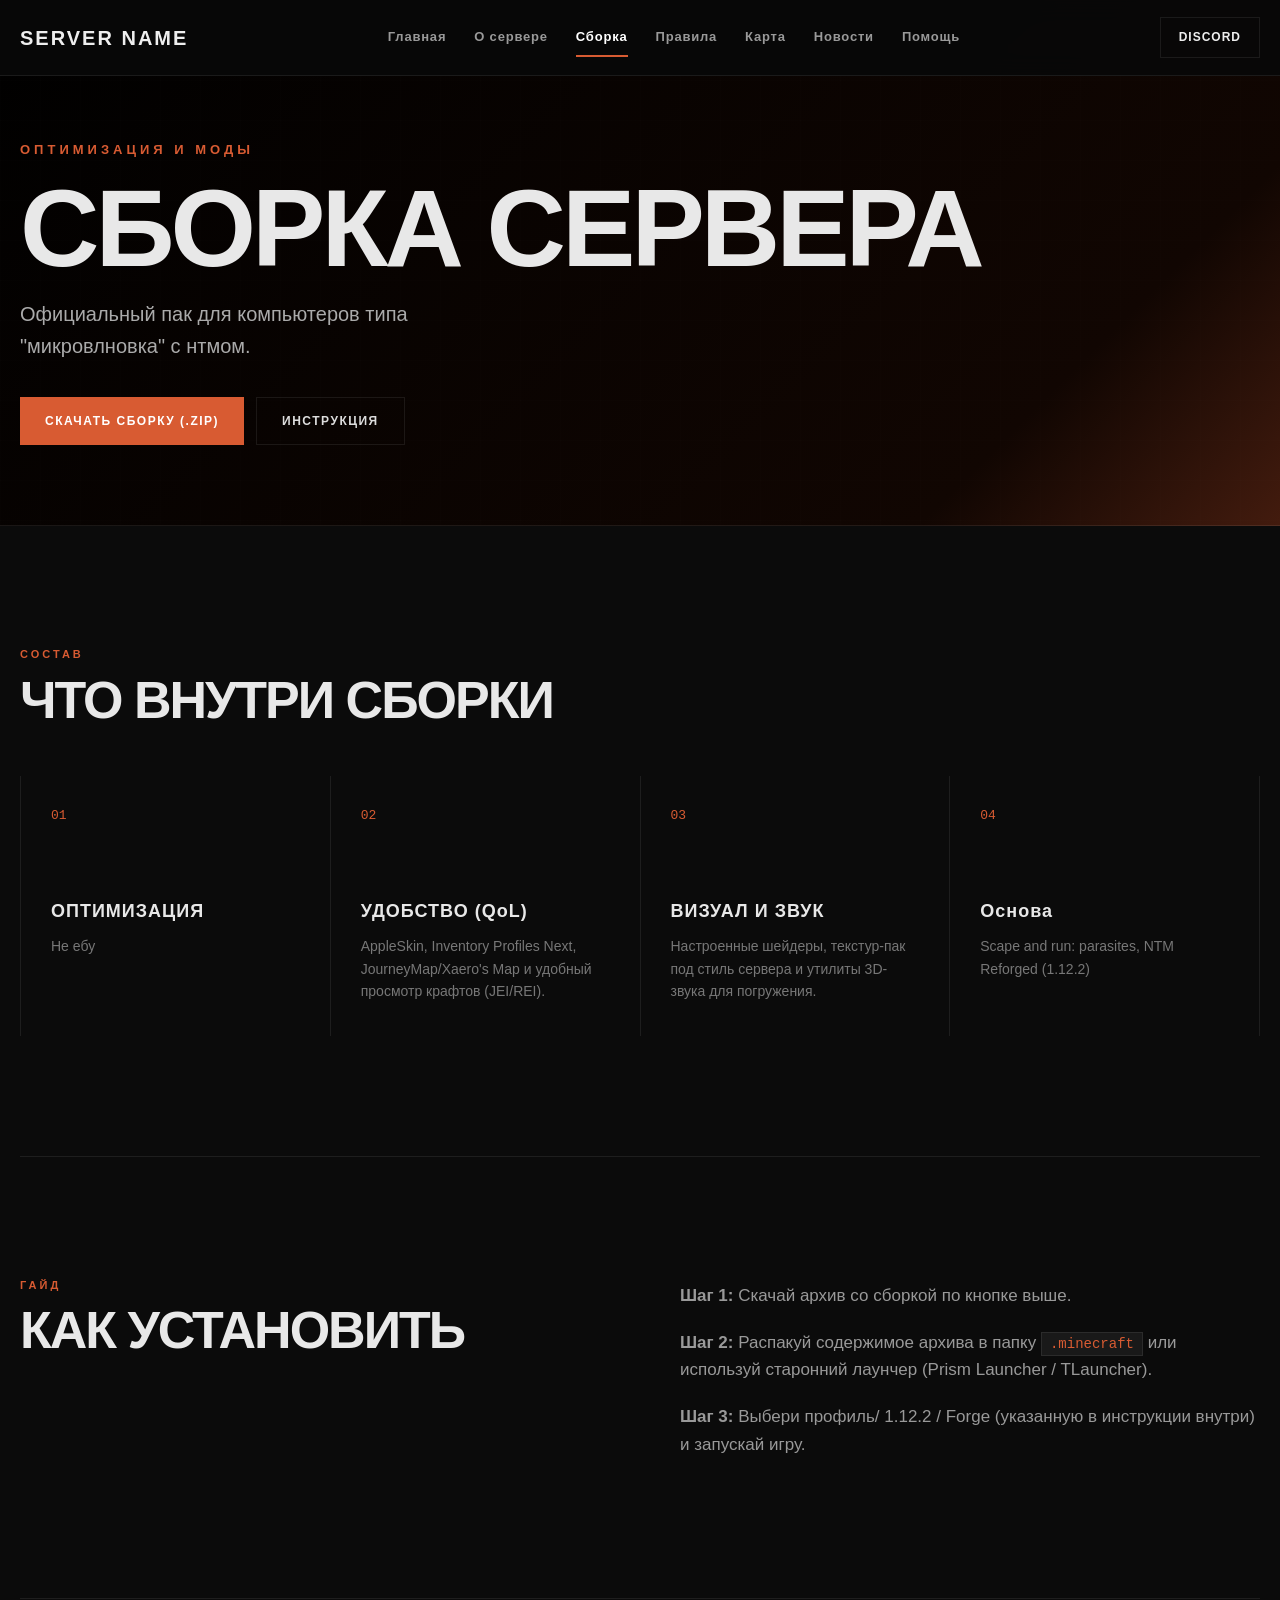
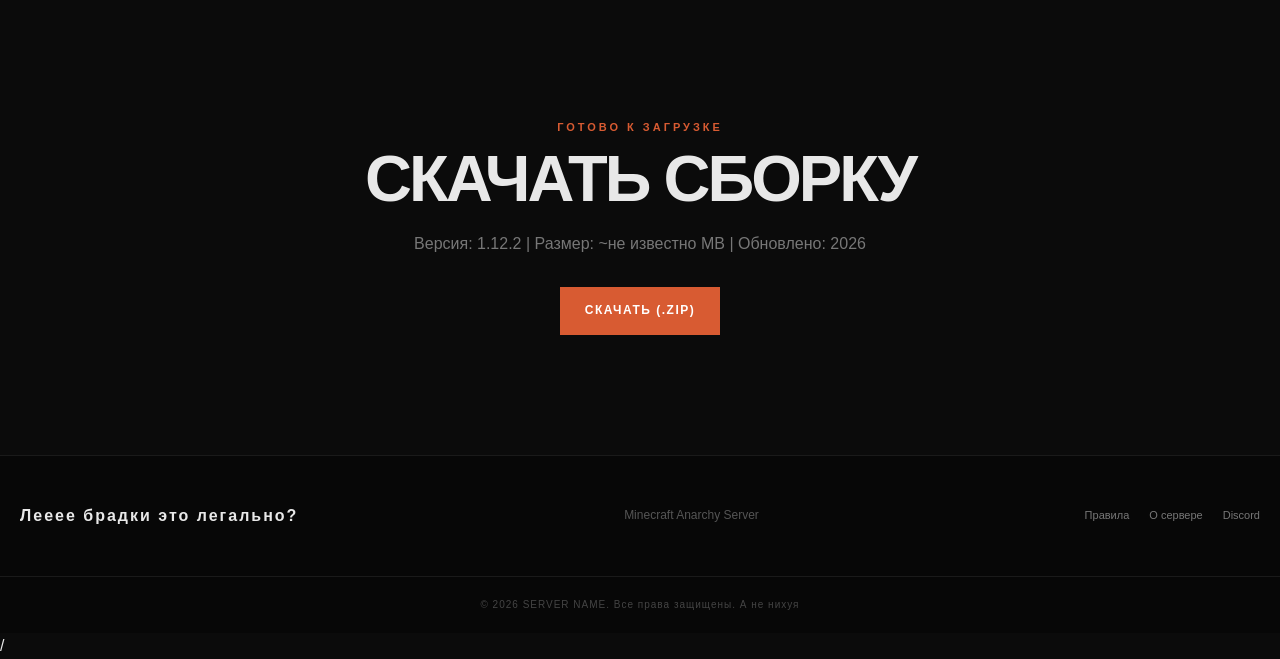
<file: pages/assembly.html>
<!DOCTYPE html>
<html lang="ru">
<head>
    <meta charset="UTF-8">
    <meta name="viewport" content="width=device-width, initial-scale=1.0">

    <title>Сборка — SERVER NAME</title>

    <meta name="description" content="Скачать официальную сборку модов для игры на сервере SERVER NAME.">
    <meta name="theme-color" content="#111111">

    <link rel="stylesheet" href="../css/style.css">
    <link rel="stylesheet" href="../css/header.css">
    <link rel="stylesheet" href="../css/pages.css">
    <link rel="stylesheet" href="../css/responsive.css">
</head>

<body>

    <!-- ================= HEADER ================= -->

    <header class="header">

        <div class="header-container">

            <a href="../index.html" class="logo">
                SERVER NAME
            </a>

            <nav class="navigation">

                <a href="../index.html">
                    Главная
                </a>

                <a href="about.html">
                    О сервере
                </a>

                <a href="assembly.html" class="active">
                    Сборка
                </a>

                <a href="rules.html">
                    Правила
                </a>

                <a href="map.html">
                    Карта
                </a>

                <a href="news.html">
                    Новости
                </a>

                <a href="help.html">
                    Помощь
                </a>

            </nav>

            <a href="#" class="discord-button">
                DISCORD
            </a>

        </div>

    </header>


    <!-- ================= MAIN CONTENT ================= -->

    <main>

        <!-- HERO BANNER -->

        <section class="hero" style="min-height: 480px; padding-top: 140px;">

            <div class="hero-content">

                <div class="hero-label">
                    ОПТИМИЗАЦИЯ И МОДЫ
                </div>

                <h1>
                    СБОРКА СЕРВЕРА
                </h1>

                <p class="hero-description">
                    Официальный пак для компьютеров типа "микровлновка" с нтмом.
                </p>

                <div class="hero-buttons">

                    <a href="../downloads/assembly.zip" class="button button-primary" download>
                        СКАЧАТЬ СБОРКУ (.ZIP)
                    </a>

                    <a href="#install-guide" class="button button-secondary">
                        ИНСТРУКЦИЯ
                    </a>

                </div>

            </div>

        </section>


        <!-- ASSEMBLY INFO / MODS LIST -->

        <section class="features">

            <div class="section-header">

                <span class="section-label">
                    СОСТАВ
                </span>

                <h2>
                    ЧТО ВНУТРИ СБОРКИ
                </h2>

            </div>

            <div class="features-grid">

                <article class="feature-card">

                    <div class="feature-number">
                        01
                    </div>

                    <h3>
                        ОПТИМИЗАЦИЯ
                    </h3>

                    <p>
                        Не ебу
                    </p>

                </article>


                <article class="feature-card">

                    <div class="feature-number">
                        02
                    </div>

                    <h3>
                        УДОБСТВО (QoL)
                    </h3>

                    <p>
                        AppleSkin, Inventory Profiles Next, JourneyMap/Xaero's Map и удобный просмотр крафтов (JEI/REI).
                    </p>

                </article>


                <article class="feature-card">

                    <div class="feature-number">
                        03
                    </div>

                    <h3>
                        ВИЗУАЛ И ЗВУК
                    </h3>

                    <p>
                        Настроенные шейдеры, текстур-пак под стиль сервера и утилиты 3D-звука для погружения.
                    </p>

                </article>


                <article class="feature-card">

                    <div class="feature-number">
                        04
                    </div>

                    <h3>
                        Основа
                    </h3>

                    <p>
                        Scape and run: parasites, NTM Reforged (1.12.2)
                    </p>

                </article>

            </div>

        </section>


        <!-- INSTALLATION GUIDE -->

        <section id="install-guide" class="about-preview">

            <div class="section-header">

                <span class="section-label">
                    ГАЙД
                </span>

                <h2>
                    КАК УСТАНОВИТЬ
                </h2>

            </div>

            <div class="about-content">

                <p>
                    <strong>Шаг 1:</strong> Скачай архив со сборкой по кнопке выше.
                </p>

                <p>
                    <strong>Шаг 2:</strong> Распакуй содержимое архива в папку <code>.minecraft</code> или используй старонний лаунчер (Prism Launcher / TLauncher).
                </p>

                <p>
                    <strong>Шаг 3:</strong> Выбери профиль/ 1.12.2 / Forge (указанную в инструкции внутри) и запускай игру.
                </p>

            </div>

        </section>


        <!-- CTA / DOWNLOAD AGAIN -->

        <section class="join">

            <div class="join-content">

                <span class="section-label">
                    ГОТОВО К ЗАГРУЗКЕ
                </span>

                <h2>
                    СКАЧАТЬ СБОРКУ
                </h2>

                <p>
                    Версия: 1.12.2 | Размер: ~не известно MB | Обновлено: 2026
                </p>

                <div class="hero-buttons" style="justify-content: center;">

                    <a href="../downloads/assembly.zip" class="button button-primary" download>
                        СКАЧАТЬ (.ZIP)
                    </a>

                </div>

            </div>

        </section>

    </main>


    <!-- ================= FOOTER ================= -->

    <footer class="footer">

        <div class="footer-container">

            <div class="footer-logo">
                Лееее брадки это легально?
            </div>

            <div class="footer-text">
                Minecraft Anarchy Server
            </div>

            <div class="footer-links">

                <a href="rules.html">
                    Правила
                </a>

                <a href="about.html">
                    О сервере
                </a>

                <a href="#">
                    Discord
                </a>

            </div>

        </div>

        <div class="copyright">
            © 2026 SERVER NAME. Все права защищены. А не нихуя
        </div>

    </footer>

</body>
</html>/
</file>
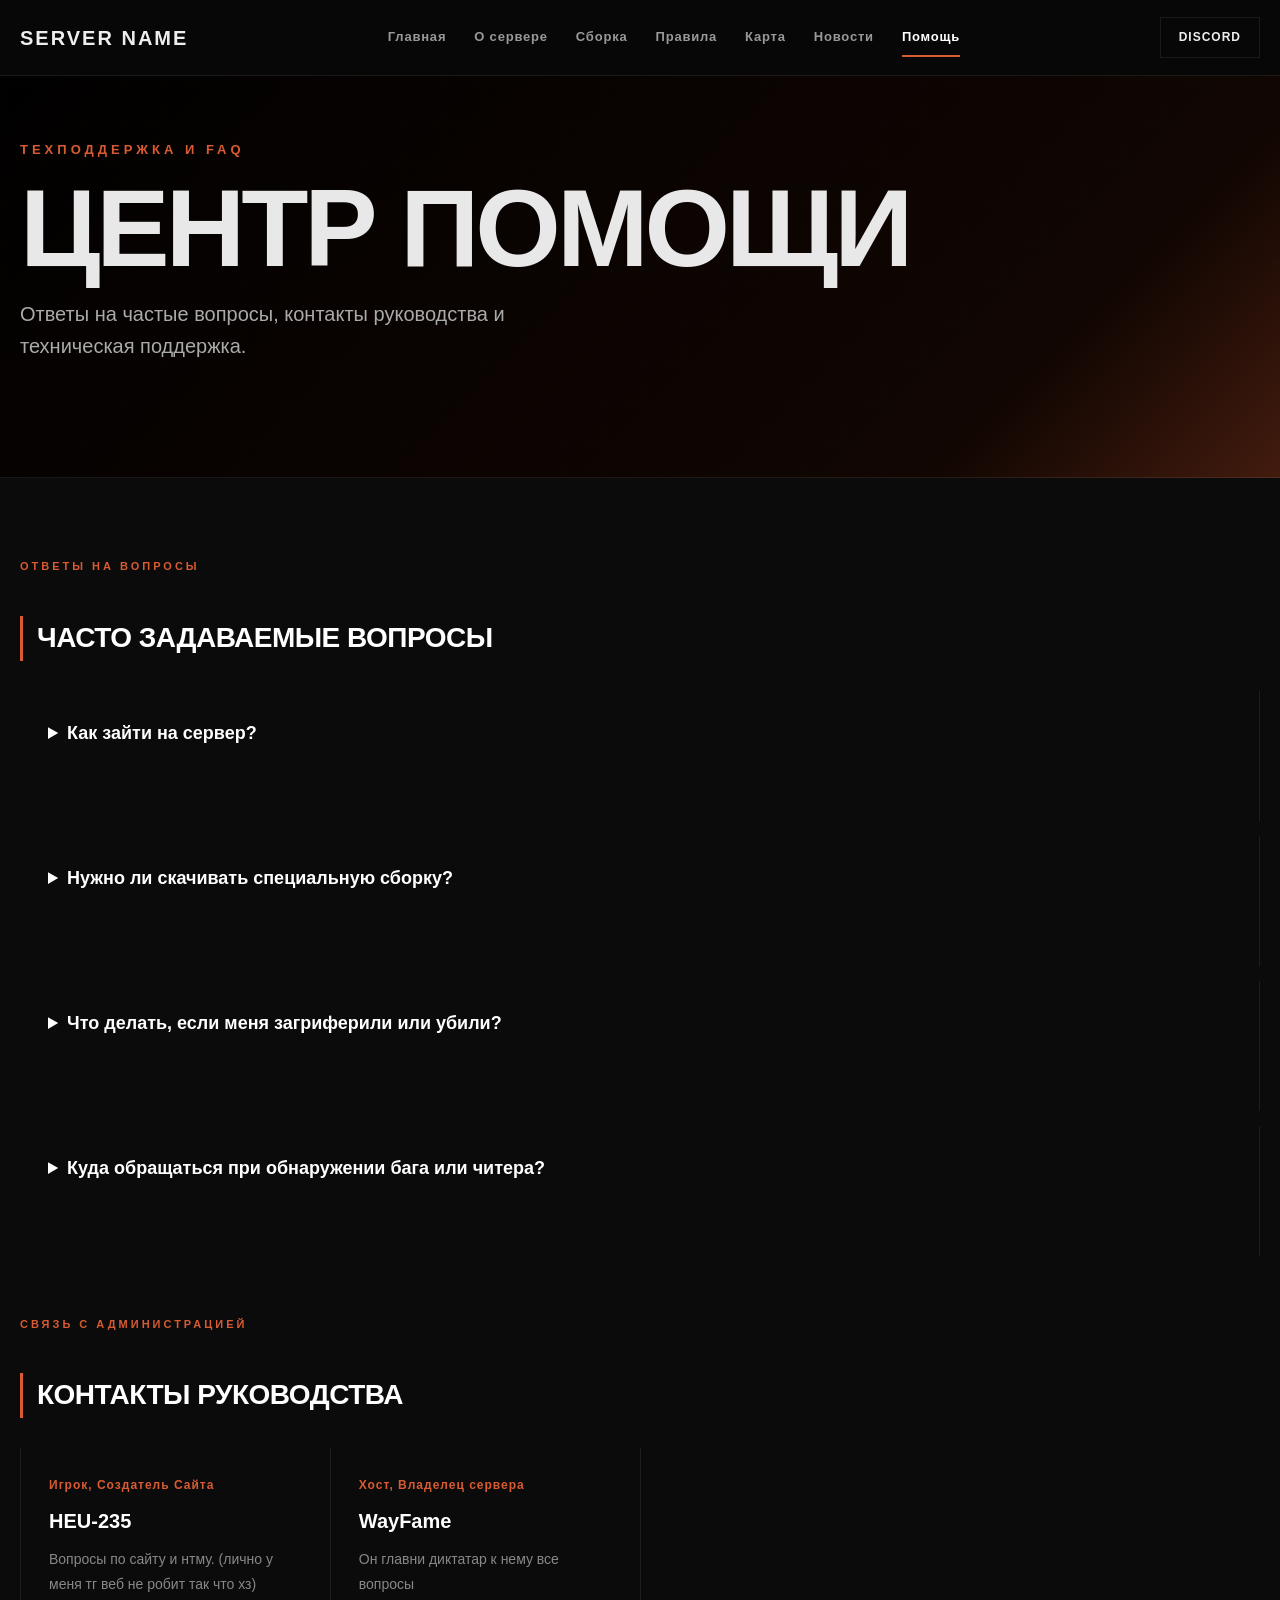
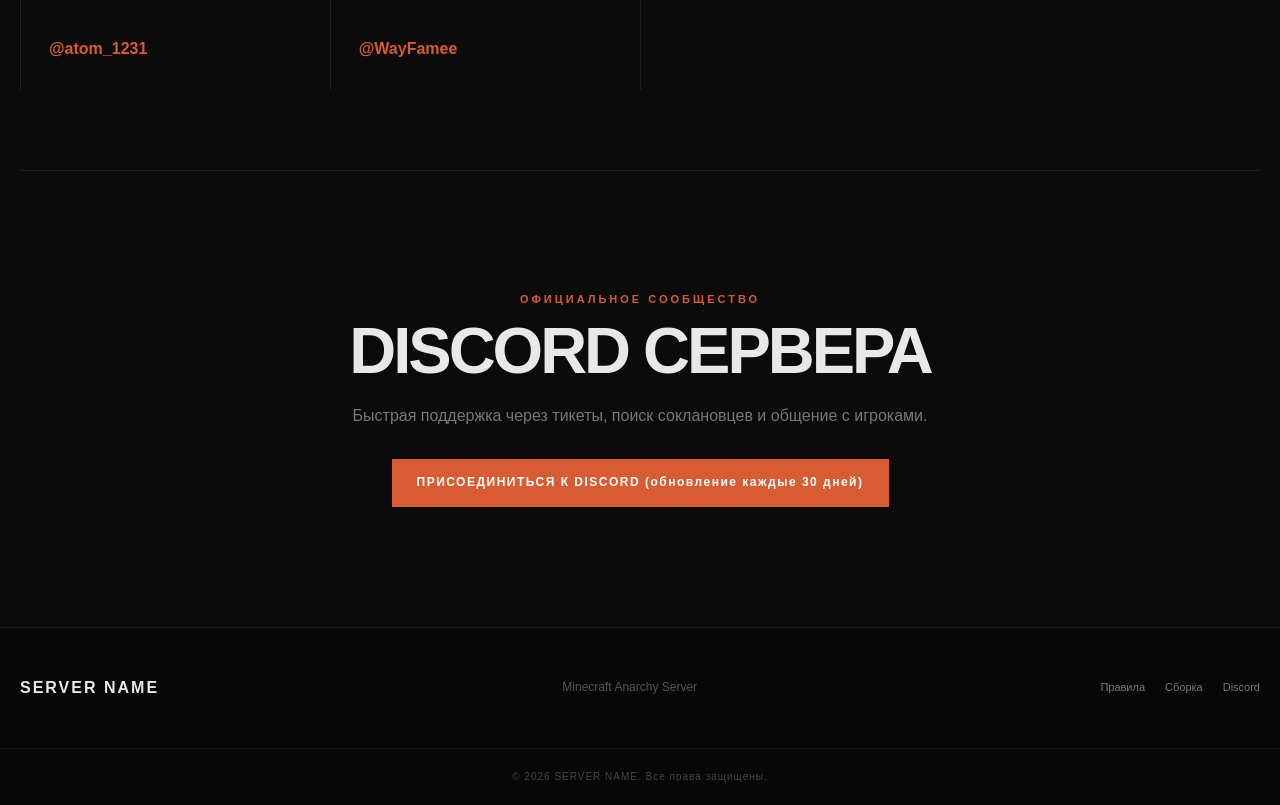
<file: pages/help.html>
<!DOCTYPE html>
<html lang="ru">
<head>
    <meta charset="UTF-8">
    <meta name="viewport" content="width=device-width, initial-scale=1.0">

    <title>Помощь — SERVER NAME</title>

    <meta name="description" content="Частые вопросы, контакты администрации и техническая поддержка сервера SERVER NAME.">
    <meta name="theme-color" content="#111111">

    <link rel="stylesheet" href="../css/style.css">
    <link rel="stylesheet" href="../css/header.css">
    <link rel="stylesheet" href="../css/pages.css">
    <link rel="stylesheet" href="../css/responsive.css">
</head>

<body>

    <!-- ================= HEADER ================= -->

    <header class="header">

        <div class="header-container">

            <a href="../index.html" class="logo">
                SERVER NAME
            </a>

            <nav class="navigation">

                <a href="../index.html">
                    Главная
                </a>

                <a href="about.html">
                    О сервере
                </a>

                <a href="assembly.html">
                    Сборка
                </a>

                <a href="rules.html">
                    Правила
                </a>

                <a href="map.html">
                    Карта
                </a>

                <a href="news.html">
                    Новости
                </a>

                <a href="help.html" class="active">
                    Помощь
                </a>

            </nav>

            <a href="#" class="discord-button">
                DISCORD
            </a>

        </div>

    </header>


    <!-- ================= MAIN CONTENT ================= -->

    <main>

        <!-- HERO BANNER -->

        <section class="hero" style="min-height: 420px; padding-top: 140px;">

            <div class="hero-content">

                <div class="hero-label">
                    ТЕХПОДДЕРЖКА И FAQ
                </div>

                <h1>
                    ЦЕНТР ПОМОЩИ
                </h1>

                <p class="hero-description">
                    Ответы на частые вопросы, контакты руководства и техническая поддержка.
                </p>

            </div>

        </section>


        <!-- FAQ SECTION -->

        <section class="page-content">

            <span class="section-label">
                ОТВЕТЫ НА ВОПРОСЫ
            </span>

            <h2 style="font-size: 28px; margin-bottom: 30px; color: #fff;">
                ЧАСТО ЗАДАВАЕМЫЕ ВОПРОСЫ
            </h2>

            <div class="faq-list" style="display: flex; flex-direction: column; gap: 15px; margin-bottom: 60px;">

                <details class="info-card" style="cursor: pointer;">
                    <summary style="font-weight: 700; color: #fff; font-size: 18px; outline: none;">
                        Как зайти на сервер?
                    </summary>
                    <p style="margin-top: 15px; color: #aaa; line-height: 1.6;">
                        Скопируйте IP-адрес с главной страницы, откройте Minecraft версии 1.12.2, скачайте сборку, перейдите в «Сетевая игра» → «Прямое подключение» и вставьте IP.
                    </p>
                </details>

                <details class="info-card" style="cursor: pointer;">
                    <summary style="font-weight: 700; color: #fff; font-size: 18px; outline: none;">
                        Нужно ли скачивать специальную сборку?
                    </summary>
                    <p style="margin-top: 15px; color: #aaa; line-height: 1.6;">
                        Да, сервер работает на модифицированной версии Minecraft 1.12.2. Сборка доступна в разделе «Сборка» на сайте.
                    </p>
                </details>

                <details class="info-card" style="cursor: pointer;">
                    <summary style="font-weight: 700; color: #fff; font-size: 18px; outline: none;">
                        Что делать, если меня загриферили или убили?
                    </summary>
                    <p style="margin-top: 15px; color: #aaa; line-height: 1.6;">
                        Наш сервер работает в режиме Анархии — здесь разрешены разрушения и PvP. Защищайте свою базу при помощи бетона и провлки (я хз) и тщательно скрывайте координаты!
                    </p>
                </details>

                <details class="info-card" style="cursor: pointer;">
                    <summary style="font-weight: 700; color: #fff; font-size: 18px; outline: none;">
                        Куда обращаться при обнаружении бага или читера?
                    </summary>
                    <p style="margin-top: 15px; color: #aaa; line-height: 1.6;">
                        Создайте тикет в нашем Discord-сервере в канале #tickets с доказательствами (скриншот или видео).
                    </p>
                </details>

            </div>


            <!-- CONTACTS SECTION -->

            <span class="section-label">
                СВЯЗЬ С АДМИНИСТРАЦИЕЙ
            </span>

            <h2 style="font-size: 28px; margin-bottom: 30px; color: #fff;">
                КОНТАКТЫ РУКОВОДСТВА
            </h2>

            <div class="features-grid">

                <div class="info-card" style="display: flex; flex-direction: column; gap: 10px;">
                    <span style="color: var(--accent, #d85b32); font-size: 12px; font-weight: 700; letter-spacing: 1px;">
                        Игрок, Создатель Сайта
                    </span>
                    <strong style="font-size: 20px; color: #fff;">
                        HEU-235
                    </strong>
                    <p style="color: #888; font-size: 14px;">
                        Вопросы по сайту и нтму. (лично у меня тг веб не робит так что хз)
                    </p>
                    <a href="https://t.me/atom_1231" target="_blank" style="color: var(--accent, #d85b32); text-decoration: none; font-weight: 600; margin-top: 10px;">
                        @atom_1231
                    </a>
                </div>

                <div class="info-card" style="display: flex; flex-direction: column; gap: 10px;">
                    <span style="color: var(--accent, #d85b32); font-size: 12px; font-weight: 700; letter-spacing: 1px;">
                        Хост, Владелец сервера
                    </span>
                    <strong style="font-size: 20px; color: #fff;">
                        WayFame
                    </strong>
                    <p style="color: #888; font-size: 14px;">
                        Он главни диктатар  к нему все вопросы
                    </p>
                    <a href="https://t.me/WayFamee" target="_blank" style="color: var(--accent, #d85b32); text-decoration: none; font-weight: 600; margin-top: 10px;">
                        @WayFamee
                    </a>
                </div>

            </div>

        </section>


        <!-- DISCORD CTA -->

        <section class="join">

            <div class="join-content">

                <span class="section-label">
                    ОФИЦИАЛЬНОЕ СООБЩЕСТВО
                </span>

                <h2>
                    DISCORD СЕРВЕРА
                </h2>

                <p>
                    Быстрая поддержка через тикеты, поиск соклановцев и общение с игроками.
                </p>

                <div class="hero-buttons" style="justify-content: center;">

                    <a href="https://discord.gg/TwM6kCWVK" target="_blank" class="button button-primary">
                        ПРИСОЕДИНИТЬСЯ К DISCORD (обновление каждые 30 дней)
                    </a>

                </div>

            </div>

        </section>

    </main>


    <!-- ================= FOOTER ================= -->

    <footer class="footer">

        <div class="footer-container">

            <div class="footer-logo">
                SERVER NAME
            </div>

            <div class="footer-text">
                Minecraft Anarchy Server
            </div>

            <div class="footer-links">

                <a href="rules.html">
                    Правила
                </a>

                <a href="assembly.html">
                    Сборка
                </a>

                <a href="#">
                    Discord
                </a>

            </div>

        </div>

        <div class="copyright">
            © 2026 SERVER NAME. Все права защищены.
        </div>

    </footer>

</body>
</html>
</file>
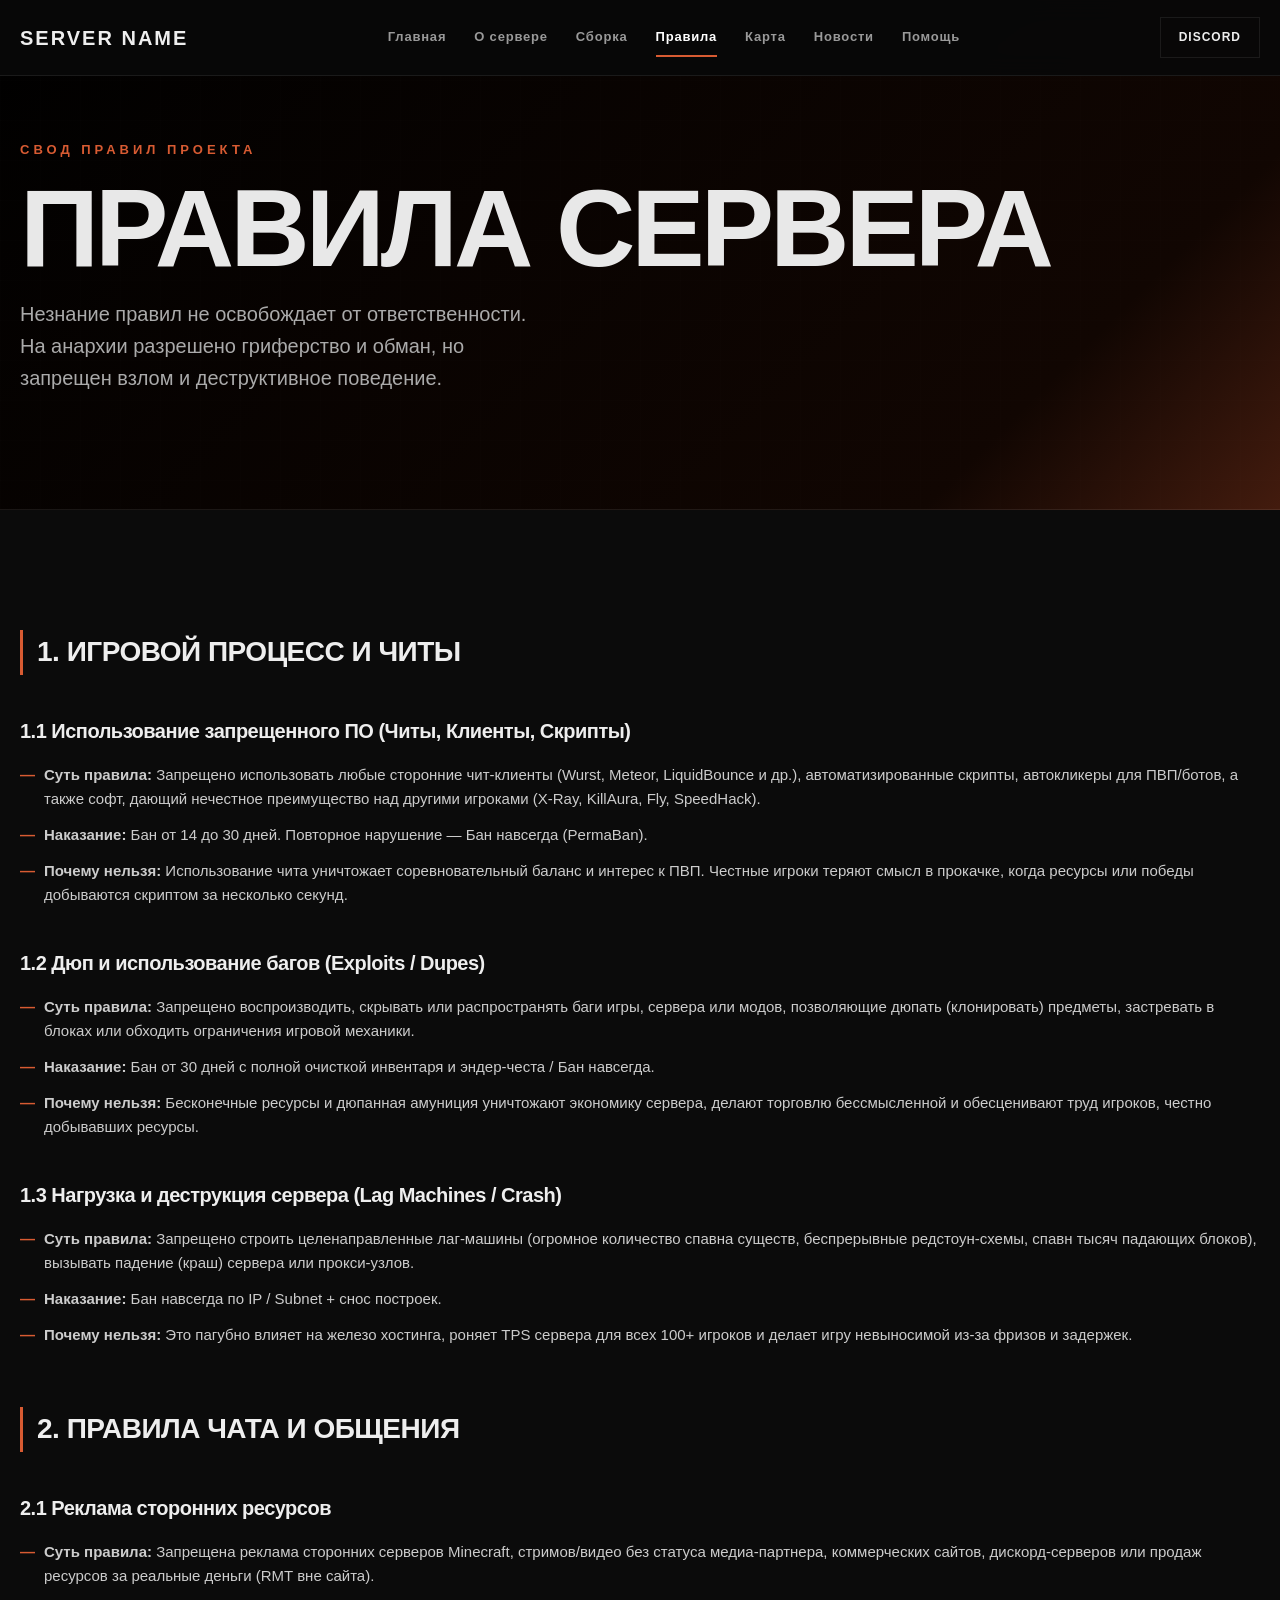
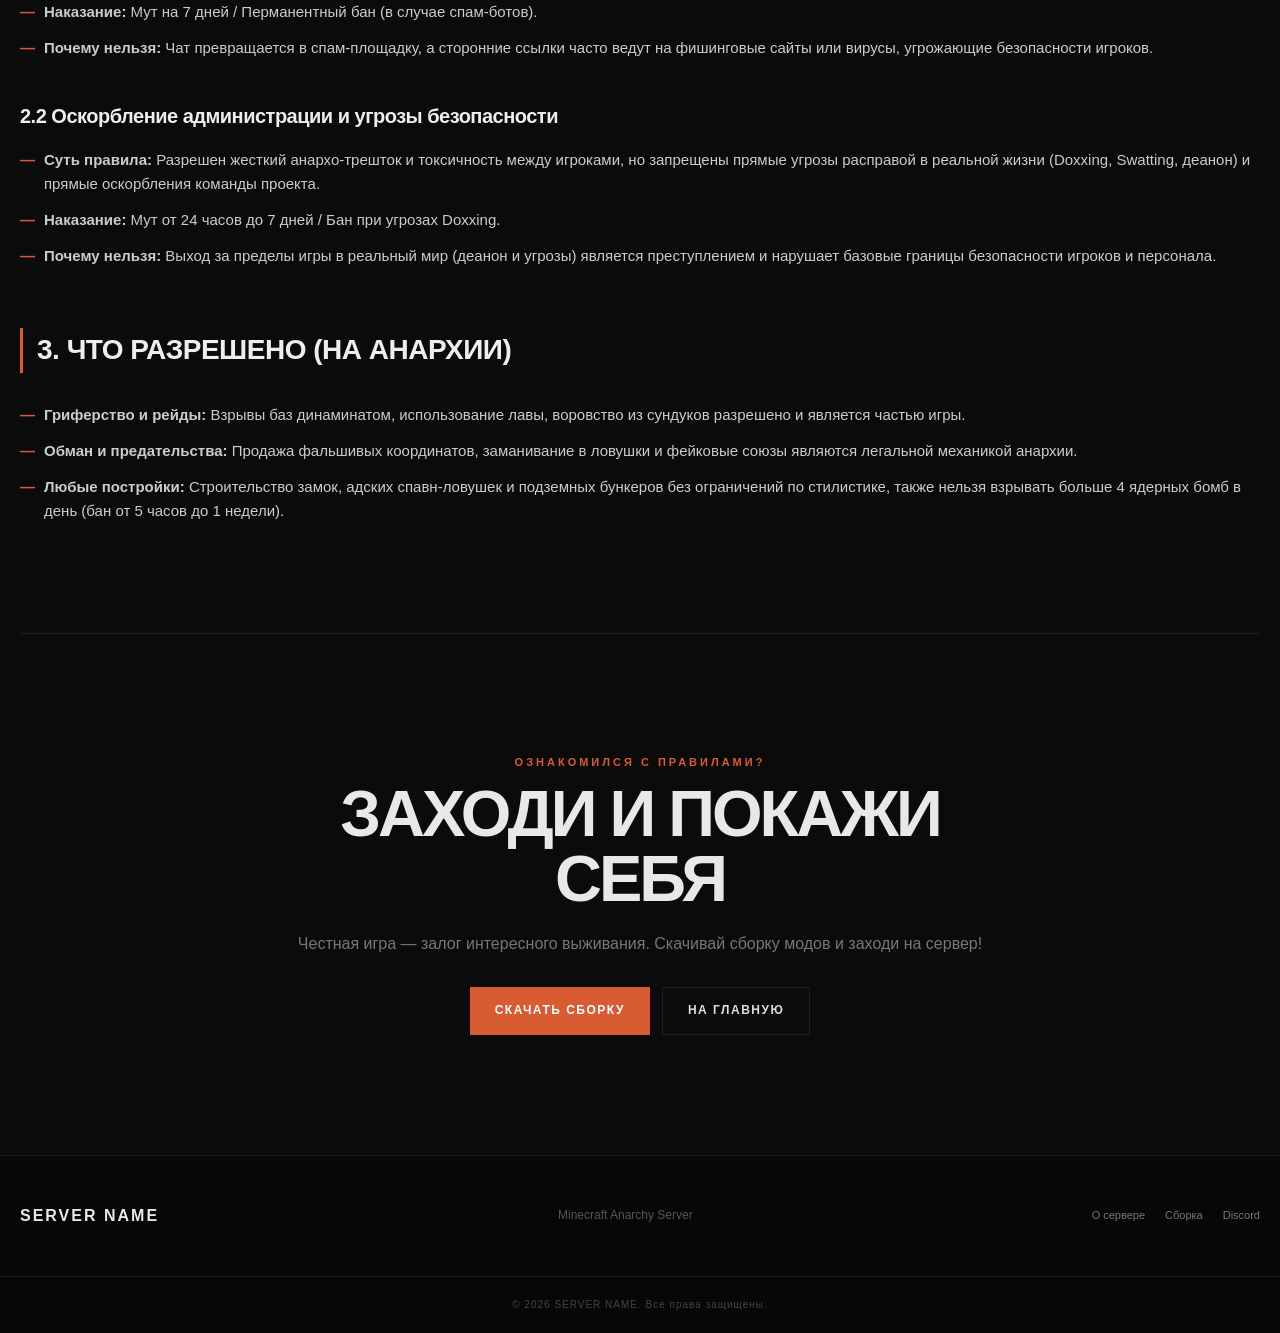
<file: pages/rules.html>
<!DOCTYPE html>
<html lang="ru">
<head>
    <meta charset="UTF-8">
    <meta name="viewport" content="width=device-width, initial-scale=1.0">

    <title>Правила — SERVER NAME</title>

    <meta name="description" content="Официальный свод правил сервера SERVER NAME: читы, дюпы, вредоносное ПО и чат.">
    <meta name="theme-color" content="#111111">

    <link rel="stylesheet" href="../css/style.css">
    <link rel="stylesheet" href="../css/header.css">
    <link rel="stylesheet" href="../css/pages.css">
    <link rel="stylesheet" href="../css/responsive.css">
</head>

<body>

    <!-- ================= HEADER ================= -->

    <header class="header">

        <div class="header-container">

            <a href="../index.html" class="logo">
                SERVER NAME
            </a>

            <nav class="navigation">

                <a href="../index.html">
                    Главная
                </a>

                <a href="about.html">
                    О сервере
                </a>

                <a href="assembly.html">
                    Сборка
                </a>

                <a href="rules.html" class="active">
                    Правила
                </a>

                <a href="map.html">
                    Карта
                </a>

                <a href="news.html">
                    Новости
                </a>

                <a href="help.html">
                    Помощь
                </a>

            </nav>

            <a href="#" class="discord-button">
                DISCORD
            </a>

        </div>

    </header>


    <!-- ================= MAIN CONTENT ================= -->

    <main>

        <!-- HERO BANNER -->

        <section class="hero" style="min-height: 420px; padding-top: 140px;">

            <div class="hero-content">

                <div class="hero-label">
                    СВОД ПРАВИЛ ПРОЕКТА
                </div>

                <h1>
                    ПРАВИЛА СЕРВЕРА
                </h1>

                <p class="hero-description">
                    Незнание правил не освобождает от ответственности. На анархии разрешено гриферство и обман, но запрещен взлом и деструктивное поведение.
                </p>

            </div>

        </section>


        <!-- RULES SECTION -->

        <section class="page-content">

            <!-- SECTION 1: GAMEPLAY & CHEATING -->

            <h2>1. ИГРОВОЙ ПРОЦЕСС И ЧИТЫ</h2>

            <div style="margin-top: 30px;">

                <h3>1.1 Использование запрещенного ПО (Читы, Клиенты, Скрипты)</h3>
                <ul class="custom-list">
                    <li><strong>Суть правила:</strong> Запрещено использовать любые сторонние чит-клиенты (Wurst, Meteor, LiquidBounce и др.), автоматизированные скрипты, автокликеры для ПВП/ботов, а также софт, дающий нечестное преимущество над другими игроками (X-Ray, KillAura, Fly, SpeedHack).</li>
                    <li><strong>Наказание:</strong> Бан от 14 до 30 дней. Повторное нарушение — Бан навсегда (PermaBan).</li>
                    <li><strong>Почему нельзя:</strong> Использование чита уничтожает соревновательный баланс и интерес к ПВП. Честные игроки теряют смысл в прокачке, когда ресурсы или победы добываются скриптом за несколько секунд.</li>
                </ul>

                <h3>1.2 Дюп и использование багов (Exploits / Dupes)</h3>
                <ul class="custom-list">
                    <li><strong>Суть правила:</strong> Запрещено воспроизводить, скрывать или распространять баги игры, сервера или модов, позволяющие дюпать (клонировать) предметы, застревать в блоках или обходить ограничения игровой механики.</li>
                    <li><strong>Наказание:</strong> Бан от 30 дней с полной очисткой инвентаря и эндер-честа / Бан навсегда.</li>
                    <li><strong>Почему нельзя:</strong> Бесконечные ресурсы и дюпанная амуниция уничтожают экономику сервера, делают торговлю бессмысленной и обесценивают труд игроков, честно добывавших ресурсы.</li>
                </ul>

                <h3>1.3 Нагрузка и деструкция сервера (Lag Machines / Crash)</h3>
                <ul class="custom-list">
                    <li><strong>Суть правила:</strong> Запрещено строить целенаправленные лаг-машины (огромное количество спавна существ, беспрерывные редстоун-схемы, спавн тысяч падающих блоков), вызывать падение (краш) сервера или прокси-узлов.</li>
                    <li><strong>Наказание:</strong> Бан навсегда по IP / Subnet + снос построек.</li>
                    <li><strong>Почему нельзя:</strong> Это пагубно влияет на железо хостинга, роняет TPS сервера для всех 100+ игроков и делает игру невыносимой из-за фризов и задержек.</li>
                </ul>

            </div>

            <!-- SECTION 2: CHAT & COMMUNITY -->

            <h2 style="margin-top: 60px;">2. ПРАВИЛА ЧАТА И ОБЩЕНИЯ</h2>

            <div style="margin-top: 30px;">

                <h3>2.1 Реклама сторонних ресурсов</h3>
                <ul class="custom-list">
                    <li><strong>Суть правила:</strong> Запрещена реклама сторонних серверов Minecraft, стримов/видео без статуса медиа-партнера, коммерческих сайтов, дискорд-серверов или продаж ресурсов за реальные деньги (RMT вне сайта).</li>
                    <li><strong>Наказание:</strong> Мут на 7 дней / Перманентный бан (в случае спам-ботов).</li>
                    <li><strong>Почему нельзя:</strong> Чат превращается в спам-площадку, а сторонние ссылки часто ведут на фишинговые сайты или вирусы, угрожающие безопасности игроков.</li>
                </ul>

                <h3>2.2 Оскорбление администрации и угрозы безопасности</h3>
                <ul class="custom-list">
                    <li><strong>Суть правила:</strong> Разрешен жесткий анархо-трешток и токсичность между игроками, но запрещены прямые угрозы расправой в реальной жизни (Doxxing, Swatting, деанон) и прямые оскорбления команды проекта.</li>
                    <li><strong>Наказание:</strong> Мут от 24 часов до 7 дней / Бан при угрозах Doxxing.</li>
                    <li><strong>Почему нельзя:</strong> Выход за пределы игры в реальный мир (деанон и угрозы) является преступлением и нарушает базовые границы безопасности игроков и персонала.</li>
                </ul>

            </div>

            <!-- SECTION 3: PERMITTED ACTIONS -->

            <h2 style="margin-top: 60px;">3. ЧТО РАЗРЕШЕНО (НА АНАРХИИ)</h2>

            <div style="margin-top: 30px;">

                <ul class="custom-list">
                    <li><strong>Гриферство и рейды:</strong> Взрывы баз динаминатом, использование лавы, воровство из сундуков разрешено и является частью игры.</li>
                    <li><strong>Обман и предательства:</strong> Продажа фальшивых координатов, заманивание в ловушки и фейковые союзы являются легальной механикой анархии.</li>
                    <li><strong>Любые постройки:</strong> Строительство замок, адских спавн-ловушек и подземных бункеров без ограничений по стилистике, также нельзя взрывать больше 4 ядерных бомб в день (бан от 5 часов до 1 недели).</li>
                </ul>

            </div>

        </section>


        <!-- CTA / JOIN -->

        <section class="join">

            <div class="join-content">

                <span class="section-label">
                    ОЗНАКОМИЛСЯ С ПРАВИЛАМИ?
                </span>

                <h2>
                    ЗАХОДИ И ПОКАЖИ СЕБЯ
                </h2>

                <p>
                    Честная игра — залог интересного выживания. Скачивай сборку модов и заходи на сервер!
                </p>

                <div class="hero-buttons" style="justify-content: center;">

                    <a href="assembly.html" class="button button-primary">
                        СКАЧАТЬ СБОРКУ
                    </a>

                    <a href="../index.html" class="button button-secondary">
                        НА ГЛАВНУЮ
                    </a>

                </div>

            </div>

        </section>

    </main>


    <!-- ================= FOOTER ================= -->

    <footer class="footer">

        <div class="footer-container">

            <div class="footer-logo">
                SERVER NAME
            </div>

            <div class="footer-text">
                Minecraft Anarchy Server
            </div>

            <div class="footer-links">

                <a href="about.html">
                    О сервере
                </a>

                <a href="assembly.html">
                    Сборка
                </a>

                <a href="#">
                    Discord
                </a>

            </div>

        </div>

        <div class="copyright">
            © 2026 SERVER NAME. Все права защищены.
        </div>

    </footer>

</body>
</html>
</file>
<file: css/style.css>
/* =========================================================
   SERVER WEBSITE — MAIN STYLE
   ========================================================= */

/* ================= RESET ================= */

* {
    margin: 0;
    padding: 0;
    box-sizing: border-box;
}

html {
    scroll-behavior: smooth;
}

body {
    background: #0b0b0b;
    color: #e8e8e8;
    font-family: Arial, Helvetica, sans-serif;
    line-height: 1.6;
    overflow-x: hidden;
}

a {
    color: inherit;
    text-decoration: none;
}

button {
    font-family: inherit;
}


/* ================= VARIABLES ================= */

:root {
    --background: #0b0b0b;
    --background-light: #111111;
    --background-card: #151515;

    --text: #eeeeee;
    --text-muted: #888888;

    --accent: #d85b32;
    --accent-dark: #9e351d;

    --border: rgba(255, 255, 255, 0.08);

    --max-width: 1250px;
}


/* ================= HEADER ================= */

.header {
    position: fixed;
    top: 0;
    left: 0;

    width: 100%;
    height: 76px;

    z-index: 1000;

    background: rgba(8, 8, 8, 0.92);
    border-bottom: 1px solid var(--border);

    backdrop-filter: blur(12px);
}

.header-container {
    width: min(var(--max-width), calc(100% - 40px));
    height: 100%;

    margin: auto;

    display: flex;
    align-items: center;
    justify-content: space-between;
}


/* ================= LOGO ================= */

.logo {
    font-size: 20px;
    font-weight: 900;
    letter-spacing: 2px;

    white-space: nowrap;
}

.logo:hover {
    color: var(--accent);
}


/* ================= NAVIGATION ================= */

.navigation {
    display: flex;
    align-items: center;
    gap: 28px;
}

.navigation a {
    position: relative;

    color: #999;
    font-size: 13px;
    font-weight: 700;

    letter-spacing: 0.8px;

    transition: 0.25s ease;
}

.navigation a:hover,
.navigation a.active {
    color: #fff;
}

.navigation a.active::after {
    content: "";

    position: absolute;

    left: 0;
    right: 0;
    bottom: -9px;

    height: 2px;

    background: var(--accent);
}


/* ================= DISCORD ================= */

.discord-button {
    padding: 10px 18px;

    border: 1px solid var(--border);

    font-size: 12px;
    font-weight: 800;

    letter-spacing: 1px;

    transition: 0.25s ease;
}

.discord-button:hover {
    background: var(--accent);
    border-color: var(--accent);

    color: #fff;
}


/* ================= HERO ================= */

.hero {
    min-height: 760px;

    position: relative;

    display: flex;
    align-items: center;

    padding: 120px 20px 80px;

    background:
        linear-gradient(
            90deg,
            rgba(0, 0, 0, 0.95),
            rgba(0, 0, 0, 0.65),
            rgba(0, 0, 0, 0.9)
        ),
        radial-gradient(
            circle at 70% 45%,
            rgba(216, 91, 50, 0.13),
            transparent 45%
        );

    border-bottom: 1px solid var(--border);
}

.hero::before {
    content: "";

    position: absolute;

    inset: 0;

    pointer-events: none;

    background-image:
        linear-gradient(
            rgba(255, 255, 255, 0.018) 1px,
            transparent 1px
        ),
        linear-gradient(
            90deg,
            rgba(255, 255, 255, 0.018) 1px,
            transparent 1px
        );

    background-size: 40px 40px;

    opacity: 0.35;
}

.hero-content {
    position: relative;

    width: min(var(--max-width), 100%);

    margin: auto;
}


/* ================= HERO TEXT ================= */

.hero-label {
    margin-bottom: 15px;

    color: var(--accent);

    font-size: 13px;
    font-weight: 900;

    letter-spacing: 4px;
}

.hero h1 {
    margin-bottom: 18px;

    font-size: clamp(52px, 9vw, 110px);

    line-height: 0.95;

    font-weight: 900;

    letter-spacing: -4px;

    text-transform: uppercase;
}

.hero-description {
    max-width: 520px;

    margin-bottom: 35px;

    color: #aaa;

    font-size: 20px;
}


/* ================= SERVER IP ================= */

.server-ip {
    width: fit-content;

    display: flex;
    align-items: center;

    margin-bottom: 25px;

    border: 1px solid var(--border);

    background: rgba(255, 255, 255, 0.025);
}

.server-ip span {
    padding: 13px 20px;

    font-family: monospace;

    color: #ddd;

    letter-spacing: 1px;
}

.server-ip button {
    height: 100%;

    padding: 13px 18px;

    border: none;

    background: var(--accent);

    color: white;

    cursor: pointer;

    font-size: 11px;
    font-weight: 900;

    letter-spacing: 1px;

    transition: 0.25s ease;
}

.server-ip button:hover {
    background: var(--accent-dark);
}


/* ================= BUTTONS ================= */

.hero-buttons {
    display: flex;
    gap: 12px;
}

.button {
    display: inline-flex;

    align-items: center;
    justify-content: center;

    min-height: 48px;

    padding: 0 25px;

    font-size: 12px;
    font-weight: 900;

    letter-spacing: 1.5px;

    transition: 0.25s ease;
}

.button-primary {
    background: var(--accent);

    color: #fff;
}

.button-primary:hover {
    background: var(--accent-dark);

    transform: translateY(-2px);
}

.button-secondary {
    border: 1px solid var(--border);

    color: #ddd;
}

.button-secondary:hover {
    background: #fff;

    color: #111;
}


/* ================= SERVER INFO ================= */

.server-info {
    width: min(var(--max-width), calc(100% - 40px));

    margin: 0 auto;

    display: grid;

    grid-template-columns: repeat(4, 1fr);

    border-left: 1px solid var(--border);
    border-bottom: 1px solid var(--border);
}

.info-card {
    min-height: 130px;

    padding: 28px;

    display: flex;
    flex-direction: column;
    justify-content: center;

    border-right: 1px solid var(--border);
}

.info-title {
    margin-bottom: 6px;

    color: #666;

    font-size: 10px;
    font-weight: 900;

    letter-spacing: 2px;
}

.info-card strong {
    color: #eee;

    font-size: 21px;
}

.info-card .online {
    color: #62c56c;
}


/* ================= GENERAL SECTIONS ================= */

.about-preview,
.features,
.news-preview,
.join {
    width: min(var(--max-width), calc(100% - 40px));

    margin: auto;

    padding: 120px 0;
}

.section-header {
    margin-bottom: 50px;
}

.section-label {
    display: block;

    margin-bottom: 10px;

    color: var(--accent);

    font-size: 11px;
    font-weight: 900;

    letter-spacing: 3px;
}

.section-header h2 {
    font-size: clamp(30px, 5vw, 52px);

    line-height: 1;

    letter-spacing: -2px;
}


/* ================= ABOUT ================= */

.about-preview {
    display: grid;

    grid-template-columns: 1fr 1fr;

    gap: 80px;

    border-bottom: 1px solid var(--border);
}

.about-content {
    padding-top: 5px;
}

.about-content p {
    margin-bottom: 20px;

    color: #999;

    font-size: 17px;
}

.text-link {
    display: inline-block;

    margin-top: 10px;

    color: var(--accent);

    font-size: 12px;
    font-weight: 900;

    letter-spacing: 1px;
}

.text-link:hover {
    color: #fff;
}


/* ================= FEATURES ================= */

.features {
    border-bottom: 1px solid var(--border);
}

.features-grid {
    display: grid;

    grid-template-columns: repeat(4, 1fr);

    border-left: 1px solid var(--border);
}

.feature-card {
    min-height: 260px;

    padding: 30px;

    border-right: 1px solid var(--border);

    transition: 0.3s ease;
}

.feature-card:hover {
    background: var(--background-light);
}

.feature-number {
    margin-bottom: 70px;

    color: var(--accent);

    font-family: monospace;

    font-size: 13px;
}

.feature-card h3 {
    margin-bottom: 10px;

    font-size: 18px;

    letter-spacing: 1px;
}

.feature-card p {
    color: #777;

    font-size: 14px;
}


/* ================= NEWS ================= */

.news-preview {
    border-bottom: 1px solid var(--border);
}

.news-grid {
    display: grid;

    grid-template-columns: repeat(3, 1fr);

    border-left: 1px solid var(--border);
}

.news-card {
    min-height: 260px;

    padding: 30px;

    border-right: 1px solid var(--border);

    transition: 0.3s ease;
}

.news-card:hover {
    background: var(--background-light);
}

.news-date {
    margin-bottom: 35px;

    color: var(--accent);

    font-family: monospace;

    font-size: 12px;
}

.news-card h3 {
    margin-bottom: 12px;

    font-size: 19px;
}

.news-card p {
    margin-bottom: 25px;

    color: #777;
}

.news-card a {
    color: #aaa;

    font-size: 11px;
    font-weight: 900;

    letter-spacing: 1px;
}

.news-card a:hover {
    color: var(--accent);
}


/* ================= JOIN ================= */

.join {
    text-align: center;
}

.join-content {
    max-width: 700px;

    margin: auto;
}

.join h2 {
    margin-bottom: 20px;

    font-size: clamp(35px, 6vw, 65px);

    line-height: 1;

    letter-spacing: -3px;
}

.join p {
    margin-bottom: 30px;

    color: #777;
}


/* ================= FOOTER ================= */

.footer {
    border-top: 1px solid var(--border);

    background: #070707;
}

.footer-container {
    width: min(var(--max-width), calc(100% - 40px));

    min-height: 120px;

    margin: auto;

    display: flex;
    align-items: center;
    justify-content: space-between;

    gap: 30px;
}

.footer-logo {
    font-weight: 900;

    letter-spacing: 2px;
}

.footer-text {
    color: #555;

    font-size: 12px;
}

.footer-links {
    display: flex;
    gap: 20px;
}

.footer-links a {
    color: #777;

    font-size: 11px;
}

.footer-links a:hover {
    color: #fff;
}

.copyright {
    padding: 20px;

    border-top: 1px solid var(--border);

    color: #444;

    text-align: center;

    font-size: 10px;

    letter-spacing: 1px;
}


/* =========================================================
   RESPONSIVE
   ========================================================= */

@media (max-width: 1000px) {

    .navigation {
        gap: 15px;
    }

    .navigation a {
        font-size: 11px;
    }

    .features-grid {
        grid-template-columns: repeat(2, 1fr);
    }

    .news-grid {
        grid-template-columns: 1fr;
    }

}


@media (max-width: 800px) {

    .navigation {
        display: none;
    }

    .hero {
        min-height: 650px;
    }

    .server-info {
        grid-template-columns: repeat(2, 1fr);
    }

    .about-preview {
        grid-template-columns: 1fr;

        gap: 20px;
    }

    .features-grid {
        grid-template-columns: 1fr;
    }

    .footer-container {
        flex-direction: column;

        align-items: flex-start;

        padding: 35px 0;
    }

}


@media (max-width: 550px) {

    .header-container {
        width: calc(100% - 30px);
    }

    .discord-button {
        display: none;
    }

    .hero {
        padding-left: 15px;
        padding-right: 15px;
    }

    .hero h1 {
        font-size: 55px;

        letter-spacing: -3px;
    }

    .hero-description {
        font-size: 17px;
    }

    .server-ip {
        width: 100%;

        flex-direction: column;
        align-items: stretch;
    }

    .server-ip span {
        text-align: center;
    }

    .server-ip button {
        width: 100%;
    }

    .hero-buttons {
        flex-direction: column;
    }

    .button {
        width: 100%;
    }

    .server-info {
        width: 100%;
    }

    .info-card {
        padding: 20px;

        min-height: 110px;
    }

    .about-preview,
    .features,
    .news-preview,
    .join {
        width: calc(100% - 30px);

        padding: 80px 0;
    }

}
/* =========================================================
   LIVE GRADIENT ANIMATION (BLACK-ORANGE)
   ========================================================= */

/* Создаем анимацию перемещения фонового градиента */
@keyframes liveGradient {
    0% {
        background-position: 0% 50%;
    }
    50% {
        background-position: 100% 50%;
    }
    100% {
        background-position: 0% 50%;
    }
}

/* Применяем анимированный градиент к блоку Hero */
.hero {
    background: linear-gradient(
        -45deg,
        #050505,
        #120804,
        #2a0f05,
        #d85b32,
        #110602,
        #000000
    ) !important;
    background-size: 400% 400% !important;
    animation: liveGradient 12s ease infinite !important;
    /* =========================================================
   BACKGROUND WITH LIVE GRADIENT OVERLAY
   ========================================================= */

/* 1. Анимация движения градиента */
@keyframes liveGradient {
    0% {
        background-position: 0% 50%;
    }
    50% {
        background-position: 100% 50%;
    }
    100% {
        background-position: 0% 50%;
    }
}

/* =========================================================
   HERO BACKGROUND + ANIMATED GRADIENT OVERLAY
   ========================================================= */

@keyframes liveGradient {
    0% { background-position: 0% 50%; }
    50% { background-position: 100% 50%; }
    100% { background-position: 0% 50%; }
}

.hero {
    position: relative;
    background-color: #0d0d0d;
    
    /* Слой градиента + Слой картинки */
    background-image: 
        linear-gradient(
            -45deg,
            rgba(5, 5, 5, 0.70),
            rgba(18, 8, 4, 0.60),
            rgba(216, 91, 50, 0.45),
            rgba(10, 5, 2, 0.75)
        ),
        url('../images/bg.jpg') !important;

    background-size: 300% 300%, cover !important;
    background-position: 0% 50%, center center !important;
    background-repeat: no-repeat !important;
    animation: liveGradient 12s ease infinite !important;
}
}
</file>
<file: css/header.css>
/* =========================================================
   HEADER & NAVIGATION STYLES
   ========================================================= */

/* Fixed Header Container */
.header {
    position: fixed;
    top: 0;
    left: 0;

    width: 100%;
    height: 76px;

    z-index: 1000;

    background: rgba(8, 8, 8, 0.92);
    border-bottom: 1px solid var(--border);

    backdrop-filter: blur(12px);
    -webkit-backdrop-filter: blur(12px);
}

/* Header Content Layout */
.header-container {
    width: min(var(--max-width), calc(100% - 40px));
    height: 100%;

    margin: 0 auto;

    display: flex;
    align-items: center;
    justify-content: space-between;
}

/* Logo */
.logo {
    font-size: 20px;
    font-weight: 900;
    letter-spacing: 2px;
    color: var(--text, #eeeeee);
    text-transform: uppercase;
    white-space: nowrap;
    transition: color 0.25s ease;
}

.logo:hover {
    color: var(--accent);
}

/* Navigation Menu */
.navigation {
    display: flex;
    align-items: center;
    gap: 28px;
}

.navigation a {
    position: relative;

    color: #999999;
    font-size: 13px;
    font-weight: 700;
    letter-spacing: 0.8px;

    transition: color 0.25s ease;
}

.navigation a:hover,
.navigation a.active {
    color: #ffffff;
}

/* Active Page Accent Line */
.navigation a.active::after {
    content: "";

    position: absolute;

    left: 0;
    right: 0;
    bottom: -9px;

    height: 2px;

    background: var(--accent);
}

/* Discord CTA Button */
.discord-button {
    padding: 10px 18px;

    border: 1px solid var(--border);

    color: var(--text, #eeeeee);
    font-size: 12px;
    font-weight: 800;
    letter-spacing: 1px;

    transition: all 0.25s ease;
}

.discord-button:hover {
    background: var(--accent);
    border-color: var(--accent);

    color: #ffffff;
}
</file>
<file: css/pages.css>
/* =========================================================
   PAGES SPECIFIC STYLES — INTERNAL PAGES
   ========================================================= */

/* Subpage Hero Banner (Compacter top height) */
.page-hero {
    min-height: 420px;
    padding: 140px 20px 60px;
    position: relative;
    display: flex;
    align-items: center;
    background:
        linear-gradient(
            90deg,
            rgba(0, 0, 0, 0.95),
            rgba(0, 0, 0, 0.70),
            rgba(0, 0, 0, 0.90)
        ),
        radial-gradient(
            circle at 70% 45%,
            rgba(216, 91, 50, 0.12),
            transparent 45%
        );
    border-bottom: 1px solid var(--border);
}

.page-hero .hero-content {
    width: min(var(--max-width), 100%);
    margin: 0 auto;
}

.page-hero h1 {
    font-size: clamp(38px, 6vw, 72px);
    margin-bottom: 15px;
    letter-spacing: -2px;
}

/* Page Article Body & Layout */
.page-content {
    width: min(var(--max-width), calc(100% - 40px));
    margin: 0 auto;
    padding: 80px 0;
    border-bottom: 1px solid var(--border);
}

.page-content p {
    color: #aaaaaa;
    font-size: 16px;
    line-height: 1.75;
    margin-bottom: 20px;
}

.page-content p:last-child {
    margin-bottom: 0;
}

.page-content h2, 
.page-content h3 {
    color: var(--text, #eeeeee);
    margin: 40px 0 16px;
    letter-spacing: -0.5px;
}

.page-content h2 {
    font-size: 28px;
    border-left: 3px solid var(--accent);
    padding-left: 14px;
}

.page-content h3 {
    font-size: 20px;
}

/* Custom Lists for Rules & Guides */
.custom-list {
    list-style: none;
    margin-bottom: 30px;
}

.custom-list li {
    position: relative;
    padding-left: 24px;
    margin-bottom: 12px;
    color: #cccccc;
    font-size: 15px;
}

.custom-list li::before {
    content: "—";
    position: absolute;
    left: 0;
    color: var(--accent);
    font-weight: 900;
}

/* Code Snippets & Paths (e.g. .minecraft paths) */
code {
    background: rgba(255, 255, 255, 0.06);
    border: 1px solid var(--border);
    padding: 3px 8px;
    font-family: monospace;
    font-size: 14px;
    color: var(--accent);
}

/* Download Cards / Information Blocks */
.download-box {
    background: var(--background-card, #151515);
    border: 1px solid var(--border);
    padding: 32px;
    margin: 30px 0;
    display: flex;
    align-items: center;
    justify-content: space-between;
    gap: 20px;
}

.download-info h4 {
    font-size: 18px;
    margin-bottom: 6px;
    color: #ffffff;
}

.download-info p {
    font-size: 13px;
    color: #888888;
    margin-bottom: 0;
}

@media (max-width: 650px) {
    .download-box {
        flex-direction: column;
        align-items: flex-start;
    }
}
</file>
<file: css/responsive.css>
/* =========================================================
   RESPONSIVE STYLES — ADAPTIVITY FOR ALL DEVICES
   ========================================================= */

/* ================= LARGE SCREENS / DESKTOPS (Max 1200px) ================= */
@media (max-width: 1200px) {
    .navigation {
        gap: 18px;
    }

    .features-grid {
        grid-template-columns: repeat(2, 1fr);
    }
}


/* ================= TABLETS & SMALL LAPTOPS (Max 1000px) ================= */
@media (max-width: 1000px) {
    .header-container {
        width: calc(100% - 30px);
    }

    .navigation a {
        font-size: 11px;
    }

    .hero {
        min-height: 650px;
        padding-top: 110px;
    }

    .hero h1 {
        font-size: clamp(40px, 7vw, 80px);
    }

    .news-grid {
        grid-template-columns: repeat(2, 1fr);
    }

    .about-preview {
        grid-template-columns: 1fr;
        gap: 30px;
    }
}


/* ================= PORTRAIT TABLETS & LARGE PHONES (Max 800px) ================= */
@media (max-width: 800px) {
    /* Скрываем стандартное десктопное меню */
    .navigation {
        display: none;
    }

    .server-info {
        grid-template-columns: repeat(2, 1fr);
    }

    .features-grid,
    .news-grid {
        grid-template-columns: 1fr;
    }

    .footer-container {
        flex-direction: column;
        align-items: flex-start;
        padding: 35px 0;
        gap: 20px;
    }

    .download-box {
        flex-direction: column;
        align-items: flex-start;
    }
}


/* ================= MOBILE PHONES (Max 550px) ================= */
@media (max-width: 550px) {
    .discord-button {
        display: none;
    }

    .hero {
        padding-left: 15px;
        padding-right: 15px;
    }

    .hero-description {
        font-size: 16px;
    }

    /* Адаптируем блок с IP под узкие экраны */
    .server-ip {
        width: 100%;
        flex-direction: column;
        align-items: stretch;
    }

    .server-ip span {
        text-align: center;
        padding: 10px;
    }

    .server-ip button {
        width: 100%;
        height: 44px;
    }

    .hero-buttons {
        flex-direction: column;
    }

    .button {
        width: 100%;
    }

    .info-card {
        padding: 16px;
        min-height: 100px;
    }

    .info-card strong {
        font-size: 17px;
    }

    .about-preview,
    .features,
    .news-preview,
    .join,
    .page-content {
        width: calc(100% - 30px);
        padding: 50px 0;
    }
}
</file>
